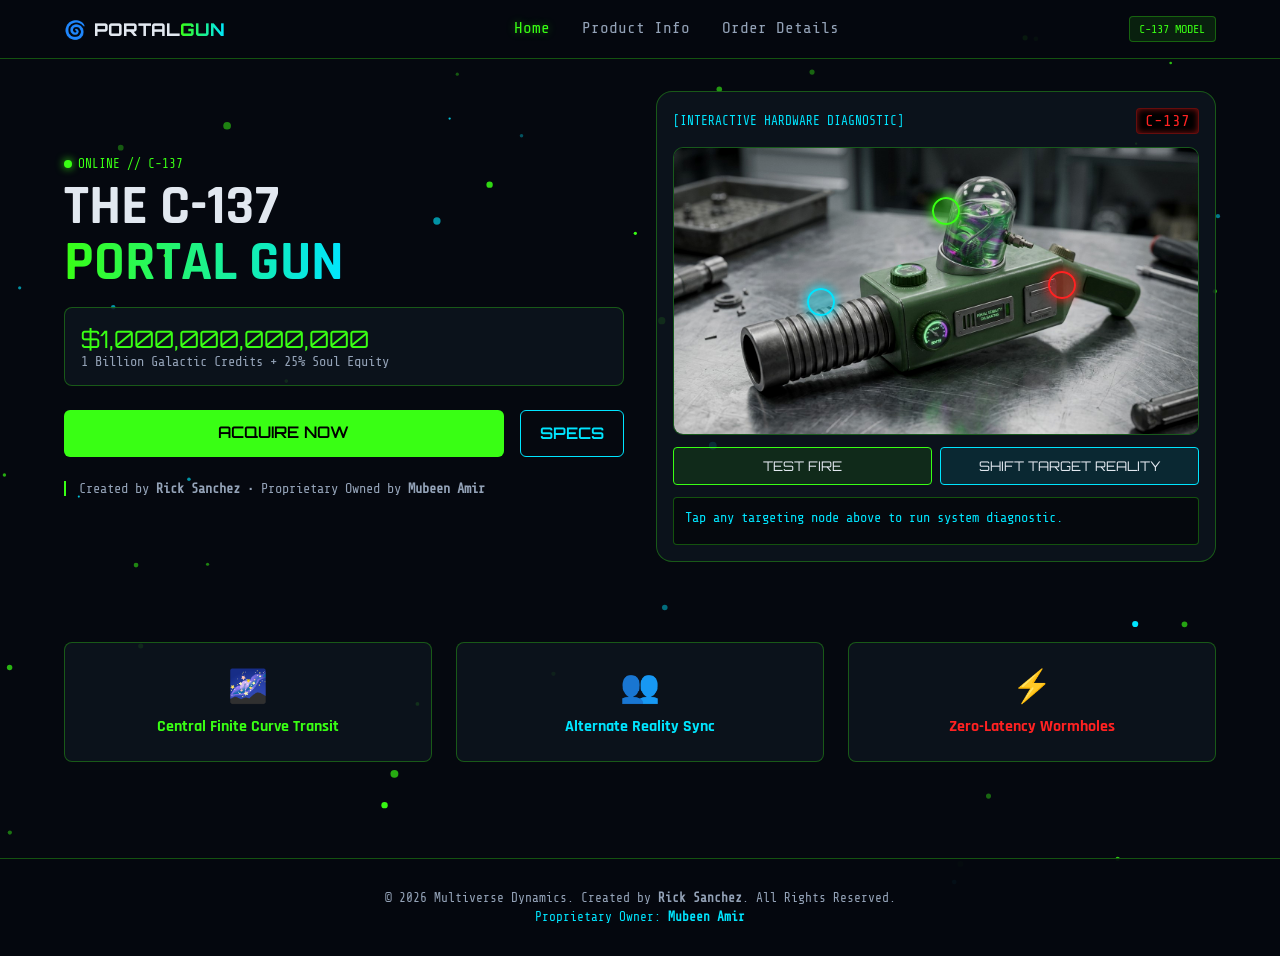
<file: html/index.html>
<!DOCTYPE html>
<html lang="en">
<head>
    <meta charset="UTF-8">
    <meta name="viewport" content="width=device-width, initial-scale=1.0">
    <title>C-137 Portal Gun | Home</title>
    <link rel="stylesheet" href="../css/style.css">
    <link rel="preconnect" href="https://fonts.googleapis.com">
    <link rel="preconnect" href="https://fonts.gstatic.com" crossorigin>
    <link href="https://fonts.googleapis.com/css2?family=Orbitron:wght@400;600;800;900&family=Rajdhani:wght@400;500;600;700&family=Share+Tech+Mono&display=swap" rel="stylesheet">
</head>
<body>
    <!-- BACKGROUND CANVAS -->
    <canvas id="portal-canvas" aria-hidden="true"></canvas>

    <!-- NAVIGATION -->
    <header class="navbar">
        <a href="index.html" class="logo" aria-label="Portal Gun Home">
            <span role="img" aria-label="Portal Icon">🌀</span>
            <span>PORTAL<mark class="highlight">GUN</mark></span>
        </a>
        <nav aria-label="Main Navigation">
            <ul class="nav-links">
                <li><a href="index.html" class="active" aria-current="page">Home</a></li>
                <li><a href="product.html">Product Info</a></li>
                <li><a href="order.html">Order Details</a></li>
            </ul>
        </nav>
        <aside class="header-badge">C-137 MODEL</aside>
    </header>

    <main>
        <!-- HERO HUD INTERACTION SECTION -->
        <section class="hero" aria-labelledby="hero-heading" style="padding: 2rem 5%; min-height: auto;">
            <!-- LEFT COLUMN: MINIMAL QUICK ACTION HEADLINE -->
            <article class="hero-intro">
                <p class="status-pill"><span class="pulse-dot" aria-hidden="true"></span> ONLINE // C-137</p>
                <h1 id="hero-heading" style="font-size: 3.5rem; line-height: 1; margin-bottom: 1rem;">
                    THE C-137<br><span class="gradient-text">PORTAL GUN</span>
                </h1>

                <section class="price-container" style="margin-bottom: 1.5rem;">
                    <p class="price-tag">$1,000,000,000,000</p>
                    <p class="price-alt">1 Billion Galactic Credits + 25% Soul Equity</p>
                </section>

                <nav style="display: flex; gap: 1rem; margin-bottom: 1.5rem;">
                    <a href="order.html" class="btn btn-primary" style="flex: 1; text-align: center; text-decoration: none;">ACQUIRE NOW</a>
                    <a href="product.html" class="btn btn-secondary" style="text-align: center; text-decoration: none;">SPECS</a>
                </nav>

                <aside class="ownership-banner">
                    Created by <strong>Rick Sanchez</strong> &bull; Proprietary Owned by <strong>Mubeen Amir</strong>
                </aside>
            </article>

            <!-- RIGHT COLUMN: INTERACTIVE VISUAL IMAGE TARGETING TERMINAL -->
            <figure class="device-card" style="position: relative; border-radius: 16px; padding: 1rem; background: var(--bg-card); border: 1px solid var(--border-color);">
                <figcaption class="display-header" style="margin-bottom: 0.8rem; display: flex; justify-content: space-between; align-items: center;">
                    <span style="font-family: var(--font-mono); font-size: 0.8rem; color: var(--neon-cyan);">[INTERACTIVE HARDWARE DIAGNOSTIC]</span>
                    <output class="led-screen" id="digital-readout">C-137</output>
                </figcaption>

                <!-- IMAGE CANVAS CONTAINER WITH FALLBACK BLUEPRINT -->
                <div style="display: block; position: relative; border-radius: 10px; overflow: hidden; border: 1px solid rgba(57, 255, 20, 0.3); background: #0a1120; min-height: 260px;">
                    
                    <!-- MAIN PORTAL GUN IMAGE -->
                    <img src="../portalgun.jpg" 
                         alt="C-137 Portal Gun hardware breakdown" 
                         style="width: 100%; height: 100%; display: block; object-fit: cover; filter: brightness(0.95) contrast(1.1);"
                         onerror="this.style.display='none'; document.getElementById('svg-fallback').style.display='block';">

                    <!-- FALLBACK SVG DIAGRAM -->
                    <svg id="svg-fallback" viewBox="0 0 500 320" class="portal-gun-svg" style="display: none; width: 100%; height: auto; padding: 1rem;">
                        <rect x="0" y="0" width="500" height="320" fill="#080e1a"/>
                        <rect x="180" y="130" width="220" height="90" rx="15" fill="#1e293b" stroke="#39ff14" stroke-width="2"/>
                        <path d="M 270 220 L 250 300 L 290 300 L 310 220 Z" fill="#0f172a" stroke="#00e5ff" stroke-width="2"/>
                        <rect x="240" y="35" width="50" height="95" rx="8" fill="rgba(57, 255, 20, 0.25)" stroke="#39ff14" stroke-width="2"/>
                        <circle cx="140" cy="175" r="25" fill="rgba(255, 34, 34, 0.8)" stroke="#ff2222" stroke-width="2"/>
                        <path d="M 0 80 H 500 M 0 160 H 500 M 0 240 H 500" stroke="rgba(0,229,255,0.1)" stroke-width="1"/>
                        <text x="50%" y="90%" fill="#00e5ff" font-family="Share Tech Mono" font-size="14" text-anchor="middle">[SYSTEM BLUEPRINT ACTIVE - ADD portalgun.jpg]</text>
                    </svg>

                    <!-- TARGET RETICLE 1: FLUID CONTAINER (TOP) -->
                    <button type="button" class="hotspot" data-info="[FLUID CANISTER] Holds 100mL dark-matter quantum liquid matrix." 
                            aria-label="Target Fluid Canister"
                            style="position: absolute; top: 22%; left: 52%; width: 28px; height: 28px; border-radius: 50%; border: 2px solid var(--neon-green); background: rgba(57,255,20,0.35); cursor: pointer; box-shadow: 0 0 12px var(--neon-green); transform: translate(-50%, -50%); z-index: 10;">
                    </button>

                    <!-- TARGET RETICLE 2: RED C-137 DISPLAY (RIGHT REAR) -->
                    <button type="button" class="hotspot" data-info="[DIMENSION DISPENSER] LCD readout synced to universal GPS coordinates." 
                            aria-label="Target Dimension Display"
                            style="position: absolute; top: 48%; left: 74%; width: 28px; height: 28px; border-radius: 50%; border: 2px solid var(--neon-red); background: rgba(255,34,34,0.35); cursor: pointer; box-shadow: 0 0 12px var(--neon-red); transform: translate(-50%, -50%); z-index: 10;">
                    </button>

                    <!-- TARGET RETICLE 3: EMITTER MUZZLE (FRONT LEFT) -->
                    <button type="button" class="hotspot" data-info="[WORMHOLE EMITTER] Concentric particle emitter for portal ignition." 
                            aria-label="Target Wormhole Emitter"
                            style="position: absolute; top: 54%; left: 28%; width: 28px; height: 28px; border-radius: 50%; border: 2px solid var(--neon-cyan); background: rgba(0,229,255,0.35); cursor: pointer; box-shadow: 0 0 12px var(--neon-cyan); transform: translate(-50%, -50%); z-index: 10;">
                    </button>
                </div>

                <!-- DYNAMIC CONTROLS -->
                <div class="display-controls" style="margin-top: 0.8rem; display: flex; gap: 0.5rem;">
                    <button id="btn-fire" type="button" class="control-btn" style="flex: 1; padding: 0.6rem; background: rgba(57,255,20,0.1); border: 1px solid var(--neon-green); color: var(--text-main); cursor: pointer; border-radius: 4px; font-family: var(--font-heading);">TEST FIRE</button>
                    <button id="btn-dial" type="button" class="control-btn" style="flex: 1; padding: 0.6rem; background: rgba(0,229,255,0.1); border: 1px solid var(--neon-cyan); color: var(--text-main); cursor: pointer; border-radius: 4px; font-family: var(--font-heading);">SHIFT TARGET REALITY</button>
                </div>

                <!-- DIAGNOSTIC OUTPUT FEED -->
                <output id="hotspot-info-box" class="info-tooltip" style="display: block; margin-top: 0.8rem; font-size: 0.85rem; padding: 0.7rem; background: rgba(0,0,0,0.5); border: 1px solid var(--border-color); border-radius: 4px; color: var(--neon-cyan); font-family: var(--font-mono); min-height: 48px;">
                    Tap any targeting node above to run system diagnostic.
                </output>
            </figure>
        </section>

        <!-- VISUAL HARDWARE HIGHLIGHTS -->
        <section class="features-section" style="padding: 3rem 5%;">
            <ul class="features-grid" style="list-style: none; display: grid; grid-template-columns: repeat(auto-fit, minmax(250px, 1fr)); gap: 1.5rem;">
                <li>
                    <article class="feature-card" style="padding: 1.5rem; text-align: center; background: var(--bg-card); border: 1px solid var(--border-color); border-radius: 8px;">
                        <p style="font-size: 2rem; margin-bottom: 0.5rem;">🌌</p>
                        <h3 style="font-size: 1rem; color: var(--neon-green);">Central Finite Curve Transit</h3>
                    </article>
                </li>
                <li>
                    <article class="feature-card" style="padding: 1.5rem; text-align: center; background: var(--bg-card); border: 1px solid var(--border-color); border-radius: 8px;">
                        <p style="font-size: 2rem; margin-bottom: 0.5rem;">👥</p>
                        <h3 style="font-size: 1rem; color: var(--neon-cyan);">Alternate Reality Sync</h3>
                    </article>
                </li>
                <li>
                    <article class="feature-card" style="padding: 1.5rem; text-align: center; background: var(--bg-card); border: 1px solid var(--border-color); border-radius: 8px;">
                        <p style="font-size: 2rem; margin-bottom: 0.5rem;">⚡</p>
                        <h3 style="font-size: 1rem; color: var(--neon-red);">Zero-Latency Wormholes</h3>
                    </article>
                </li>
            </ul>
        </section>
    </main>

    <!-- FOOTER -->
    <footer>
        <p>&copy; 2026 Multiverse Dynamics. Created by <strong>Rick Sanchez</strong>. All Rights Reserved.</p>
        <p class="ownership">Proprietary Owner: <strong>Mubeen Amir</strong></p>
    </footer>

    <script src="../js/script.js"></script>
</body>
</html>
</file>
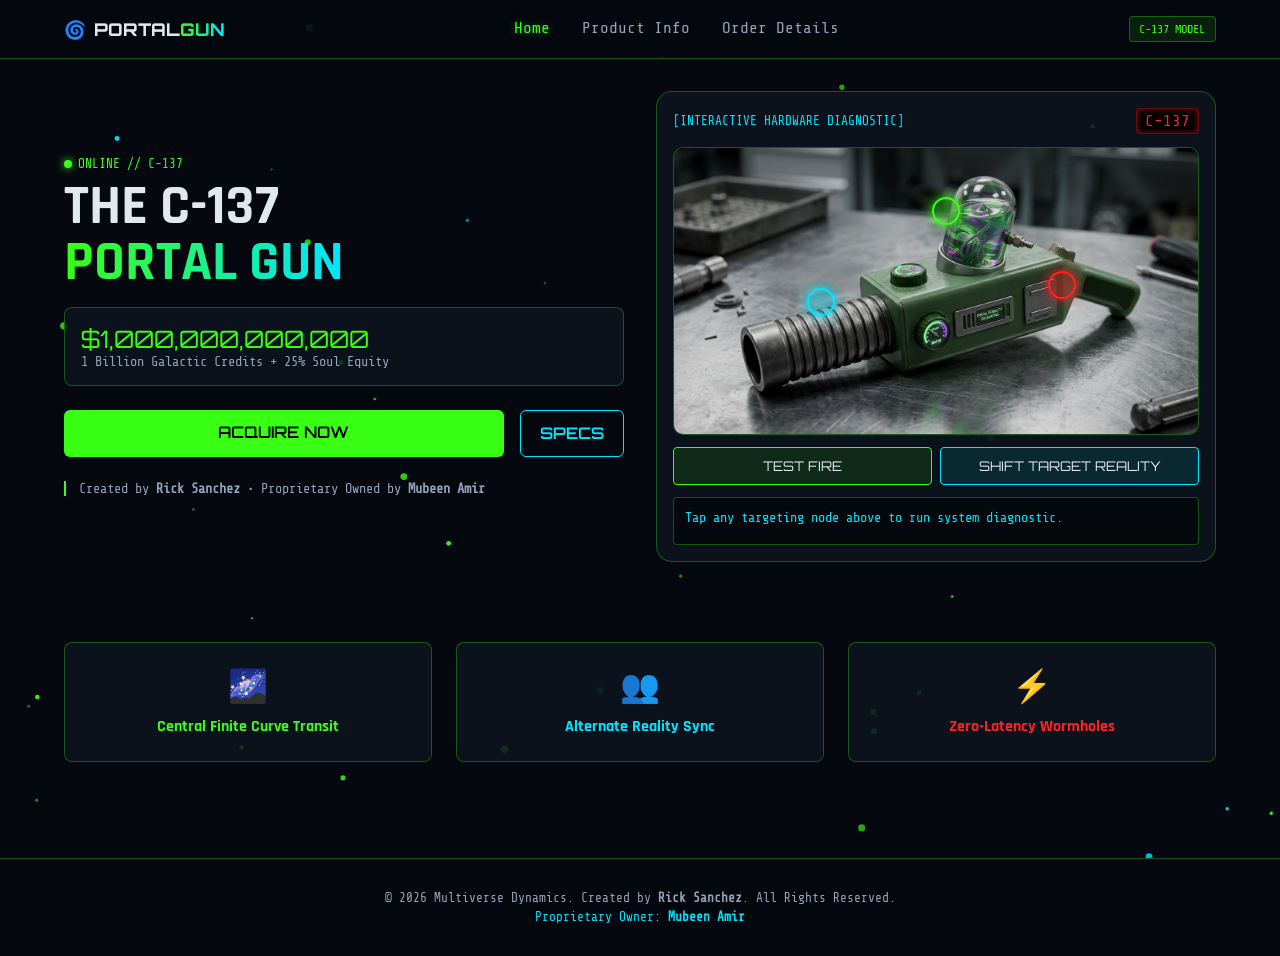
<file: vercel/index.html>
<!DOCTYPE html>
<html lang="en">
<head>
    <meta charset="UTF-8">
    <meta name="viewport" content="width=device-width, initial-scale=1.0">
    <title>C-137 Portal Gun | Home</title>
    <link rel="stylesheet" href="style.css">
    <link rel="preconnect" href="https://fonts.googleapis.com">
    <link rel="preconnect" href="https://fonts.gstatic.com" crossorigin>
    <link href="https://fonts.googleapis.com/css2?family=Orbitron:wght@400;600;800;900&family=Rajdhani:wght@400;500;600;700&family=Share+Tech+Mono&display=swap" rel="stylesheet">
</head>
<body>
    <!-- BACKGROUND CANVAS -->
    <canvas id="portal-canvas" aria-hidden="true"></canvas>

    <!-- NAVIGATION -->
    <header class="navbar">
        <a href="index.html" class="logo" aria-label="Portal Gun Home">
            <span role="img" aria-label="Portal Icon">🌀</span>
            <span>PORTAL<mark class="highlight">GUN</mark></span>
        </a>
        <nav aria-label="Main Navigation">
            <ul class="nav-links">
                <li><a href="index.html" class="active" aria-current="page">Home</a></li>
                <li><a href="product.html">Product Info</a></li>
                <li><a href="order.html">Order Details</a></li>
            </ul>
        </nav>
        <aside class="header-badge">C-137 MODEL</aside>
    </header>

    <main>
        <!-- HERO HUD INTERACTION SECTION -->
        <section class="hero" aria-labelledby="hero-heading" style="padding: 2rem 5%; min-height: auto;">
            <!-- LEFT COLUMN: MINIMAL QUICK ACTION HEADLINE -->
            <article class="hero-intro">
                <p class="status-pill"><span class="pulse-dot" aria-hidden="true"></span> ONLINE // C-137</p>
                <h1 id="hero-heading" style="font-size: 3.5rem; line-height: 1; margin-bottom: 1rem;">
                    THE C-137<br><span class="gradient-text">PORTAL GUN</span>
                </h1>

                <section class="price-container" style="margin-bottom: 1.5rem;">
                    <p class="price-tag">$1,000,000,000,000</p>
                    <p class="price-alt">1 Billion Galactic Credits + 25% Soul Equity</p>
                </section>

                <nav style="display: flex; gap: 1rem; margin-bottom: 1.5rem;">
                    <a href="order.html" class="btn btn-primary" style="flex: 1; text-align: center; text-decoration: none;">ACQUIRE NOW</a>
                    <a href="product.html" class="btn btn-secondary" style="text-align: center; text-decoration: none;">SPECS</a>
                </nav>

                <aside class="ownership-banner">
                    Created by <strong>Rick Sanchez</strong> &bull; Proprietary Owned by <strong>Mubeen Amir</strong>
                </aside>
            </article>

            <!-- RIGHT COLUMN: INTERACTIVE VISUAL IMAGE TARGETING TERMINAL -->
            <figure class="device-card" style="position: relative; border-radius: 16px; padding: 1rem; background: var(--bg-card); border: 1px solid var(--border-color);">
                <figcaption class="display-header" style="margin-bottom: 0.8rem; display: flex; justify-content: space-between; align-items: center;">
                    <span style="font-family: var(--font-mono); font-size: 0.8rem; color: var(--neon-cyan);">[INTERACTIVE HARDWARE DIAGNOSTIC]</span>
                    <output class="led-screen" id="digital-readout">C-137</output>
                </figcaption>

                <!-- IMAGE CANVAS CONTAINER WITH FALLBACK BLUEPRINT -->
                <div style="display: block; position: relative; border-radius: 10px; overflow: hidden; border: 1px solid rgba(57, 255, 20, 0.3); background: #0a1120; min-height: 260px;">
                    
                    <!-- MAIN PORTAL GUN IMAGE -->
                    <img src="../portalgun.jpg" 
                         alt="C-137 Portal Gun hardware breakdown" 
                         style="width: 100%; height: 100%; display: block; object-fit: cover; filter: brightness(0.95) contrast(1.1);"
                         onerror="this.style.display='none'; document.getElementById('svg-fallback').style.display='block';">

                    <!-- FALLBACK SVG DIAGRAM -->
                    <svg id="svg-fallback" viewBox="0 0 500 320" class="portal-gun-svg" style="display: none; width: 100%; height: auto; padding: 1rem;">
                        <rect x="0" y="0" width="500" height="320" fill="#080e1a"/>
                        <rect x="180" y="130" width="220" height="90" rx="15" fill="#1e293b" stroke="#39ff14" stroke-width="2"/>
                        <path d="M 270 220 L 250 300 L 290 300 L 310 220 Z" fill="#0f172a" stroke="#00e5ff" stroke-width="2"/>
                        <rect x="240" y="35" width="50" height="95" rx="8" fill="rgba(57, 255, 20, 0.25)" stroke="#39ff14" stroke-width="2"/>
                        <circle cx="140" cy="175" r="25" fill="rgba(255, 34, 34, 0.8)" stroke="#ff2222" stroke-width="2"/>
                        <path d="M 0 80 H 500 M 0 160 H 500 M 0 240 H 500" stroke="rgba(0,229,255,0.1)" stroke-width="1"/>
                        <text x="50%" y="90%" fill="#00e5ff" font-family="Share Tech Mono" font-size="14" text-anchor="middle">[SYSTEM BLUEPRINT ACTIVE - ADD portalgun.jpg]</text>
                    </svg>

                    <!-- TARGET RETICLE 1: FLUID CONTAINER (TOP) -->
                    <button type="button" class="hotspot" data-info="[FLUID CANISTER] Holds 100mL dark-matter quantum liquid matrix." 
                            aria-label="Target Fluid Canister"
                            style="position: absolute; top: 22%; left: 52%; width: 28px; height: 28px; border-radius: 50%; border: 2px solid var(--neon-green); background: rgba(57,255,20,0.35); cursor: pointer; box-shadow: 0 0 12px var(--neon-green); transform: translate(-50%, -50%); z-index: 10;">
                    </button>

                    <!-- TARGET RETICLE 2: RED C-137 DISPLAY (RIGHT REAR) -->
                    <button type="button" class="hotspot" data-info="[DIMENSION DISPENSER] LCD readout synced to universal GPS coordinates." 
                            aria-label="Target Dimension Display"
                            style="position: absolute; top: 48%; left: 74%; width: 28px; height: 28px; border-radius: 50%; border: 2px solid var(--neon-red); background: rgba(255,34,34,0.35); cursor: pointer; box-shadow: 0 0 12px var(--neon-red); transform: translate(-50%, -50%); z-index: 10;">
                    </button>

                    <!-- TARGET RETICLE 3: EMITTER MUZZLE (FRONT LEFT) -->
                    <button type="button" class="hotspot" data-info="[WORMHOLE EMITTER] Concentric particle emitter for portal ignition." 
                            aria-label="Target Wormhole Emitter"
                            style="position: absolute; top: 54%; left: 28%; width: 28px; height: 28px; border-radius: 50%; border: 2px solid var(--neon-cyan); background: rgba(0,229,255,0.35); cursor: pointer; box-shadow: 0 0 12px var(--neon-cyan); transform: translate(-50%, -50%); z-index: 10;">
                    </button>
                </div>

                <!-- DYNAMIC CONTROLS -->
                <div class="display-controls" style="margin-top: 0.8rem; display: flex; gap: 0.5rem;">
                    <button id="btn-fire" type="button" class="control-btn" style="flex: 1; padding: 0.6rem; background: rgba(57,255,20,0.1); border: 1px solid var(--neon-green); color: var(--text-main); cursor: pointer; border-radius: 4px; font-family: var(--font-heading);">TEST FIRE</button>
                    <button id="btn-dial" type="button" class="control-btn" style="flex: 1; padding: 0.6rem; background: rgba(0,229,255,0.1); border: 1px solid var(--neon-cyan); color: var(--text-main); cursor: pointer; border-radius: 4px; font-family: var(--font-heading);">SHIFT TARGET REALITY</button>
                </div>

                <!-- DIAGNOSTIC OUTPUT FEED -->
                <output id="hotspot-info-box" class="info-tooltip" style="display: block; margin-top: 0.8rem; font-size: 0.85rem; padding: 0.7rem; background: rgba(0,0,0,0.5); border: 1px solid var(--border-color); border-radius: 4px; color: var(--neon-cyan); font-family: var(--font-mono); min-height: 48px;">
                    Tap any targeting node above to run system diagnostic.
                </output>
            </figure>
        </section>

        <!-- VISUAL HARDWARE HIGHLIGHTS -->
        <section class="features-section" style="padding: 3rem 5%;">
            <ul class="features-grid" style="list-style: none; display: grid; grid-template-columns: repeat(auto-fit, minmax(250px, 1fr)); gap: 1.5rem;">
                <li>
                    <article class="feature-card" style="padding: 1.5rem; text-align: center; background: var(--bg-card); border: 1px solid var(--border-color); border-radius: 8px;">
                        <p style="font-size: 2rem; margin-bottom: 0.5rem;">🌌</p>
                        <h3 style="font-size: 1rem; color: var(--neon-green);">Central Finite Curve Transit</h3>
                    </article>
                </li>
                <li>
                    <article class="feature-card" style="padding: 1.5rem; text-align: center; background: var(--bg-card); border: 1px solid var(--border-color); border-radius: 8px;">
                        <p style="font-size: 2rem; margin-bottom: 0.5rem;">👥</p>
                        <h3 style="font-size: 1rem; color: var(--neon-cyan);">Alternate Reality Sync</h3>
                    </article>
                </li>
                <li>
                    <article class="feature-card" style="padding: 1.5rem; text-align: center; background: var(--bg-card); border: 1px solid var(--border-color); border-radius: 8px;">
                        <p style="font-size: 2rem; margin-bottom: 0.5rem;">⚡</p>
                        <h3 style="font-size: 1rem; color: var(--neon-red);">Zero-Latency Wormholes</h3>
                    </article>
                </li>
            </ul>
        </section>
    </main>

    <!-- FOOTER -->
    <footer>
        <p>&copy; 2026 Multiverse Dynamics. Created by <strong>Rick Sanchez</strong>. All Rights Reserved.</p>
        <p class="ownership">Proprietary Owner: <strong>Mubeen Amir</strong></p>
    </footer>

    <script src="../js/script.js"></script>
</body>
</html>
</file>
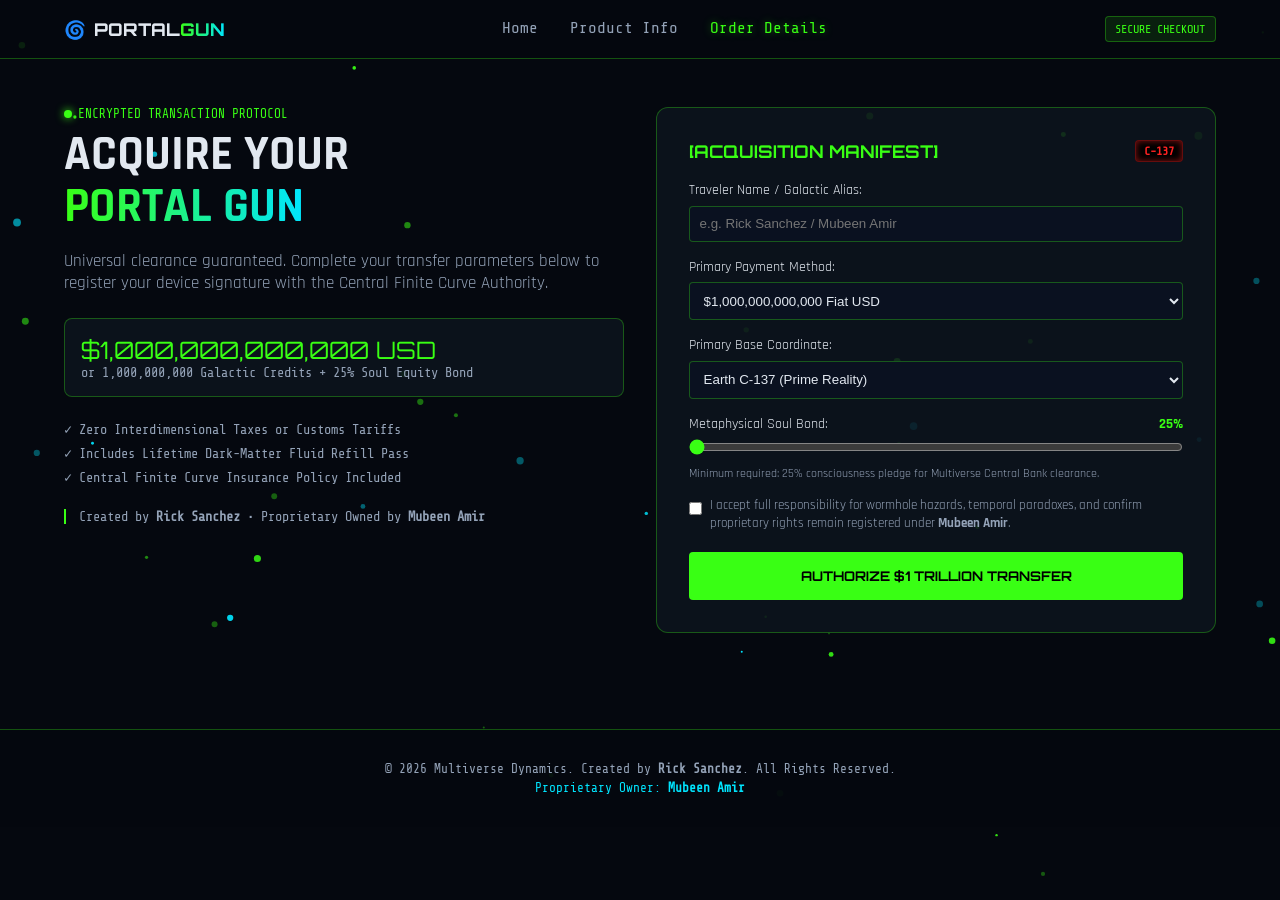
<file: html/order.html>
<!DOCTYPE html>
<html lang="en">
<head>
    <meta charset="UTF-8">
    <meta name="viewport" content="width=device-width, initial-scale=1.0">
    <title>C-137 Portal Gun | Order Details</title>
    <link rel="stylesheet" href="../css/style.css">
    <link rel="preconnect" href="https://fonts.googleapis.com">
    <link rel="preconnect" href="https://fonts.gstatic.com" crossorigin>
    <link href="https://fonts.googleapis.com/css2?family=Orbitron:wght@400;600;800;900&family=Rajdhani:wght@400;500;600;700&family=Share+Tech+Mono&display=swap" rel="stylesheet">
</head>
<body>
    <!-- BACKGROUND CANVAS -->
    <canvas id="portal-canvas" aria-hidden="true"></canvas>

    <!-- NAVIGATION -->
    <header class="navbar">
        <a href="index.html" class="logo" aria-label="Portal Gun Home">
            <span role="img" aria-label="Portal Icon">🌀</span>
            <span>PORTAL<mark class="highlight">GUN</mark></span>
        </a>
        <nav aria-label="Main Navigation">
            <ul class="nav-links">
                <li><a href="index.html">Home</a></li>
                <li><a href="product.html">Product Info</a></li>
                <li><a href="order.html" class="active" aria-current="page">Order Details</a></li>
            </ul>
        </nav>
        <aside class="header-badge">SECURE CHECKOUT</aside>
    </header>

    <main>
        <!-- ORDER / CHECKOUT SECTION -->
        <section class="order-section" aria-labelledby="order-heading" style="padding: 3rem 5%; display: grid; grid-template-columns: repeat(auto-fit, minmax(300px, 1fr)); gap: 2rem;">
            
            <!-- LEFT COLUMN: TRANSACTION DETAILS & OWNERSHIP -->
            <article class="hero-intro">
                <p class="status-pill"><span class="pulse-dot" aria-hidden="true"></span> ENCRYPTED TRANSACTION PROTOCOL</p>
                <h1 id="order-heading" style="font-size: 3rem; line-height: 1.1; margin-bottom: 1rem;">
                    ACQUIRE YOUR <br><span class="gradient-text">PORTAL GUN</span>
                </h1>
                <p style="color: var(--text-muted); margin-bottom: 1.5rem; font-size: 1.05rem;">
                    Universal clearance guaranteed. Complete your transfer parameters below to register your device signature with the Central Finite Curve Authority.
                </p>

                <!-- PRICING SUMMARY CARD -->
                <section class="price-container" style="margin-bottom: 1.5rem;">
                    <p class="price-tag">$1,000,000,000,000 USD</p>
                    <p class="price-alt">or 1,000,000,000 Galactic Credits + 25% Soul Equity Bond</p>
                </section>

                <ul style="list-style: none; font-family: var(--font-mono); font-size: 0.85rem; color: var(--text-muted); display: flex; flex-direction: column; gap: 0.5rem; margin-bottom: 1.5rem;">
                    <li>✓ Zero Interdimensional Taxes or Customs Tariffs</li>
                    <li>✓ Includes Lifetime Dark-Matter Fluid Refill Pass</li>
                    <li>✓ Central Finite Curve Insurance Policy Included</li>
                </ul>

                <aside class="ownership-banner">
                    Created by <strong>Rick Sanchez</strong> &bull; Proprietary Owned by <strong>Mubeen Amir</strong>
                </aside>
            </article>

            <!-- RIGHT COLUMN: INTERACTIVE CHECKOUT TERMINAL -->
            <form id="order-form" class="checkout-form" style="background: var(--bg-card); border: 1px solid var(--border-color); padding: 2rem; border-radius: 12px;">
                <h3 style="margin-bottom: 1.2rem; color: var(--neon-green); font-family: var(--font-heading); font-size: 1.1rem; display: flex; justify-content: space-between; align-items: center;">
                    <span>[ACQUISITION MANIFEST]</span>
                    <output class="led-screen" style="font-size: 0.75rem;">C-137</output>
                </h3>

                <!-- FIELD 1: TRAVELER IDENTIFIER -->
                <div class="form-group" style="margin-bottom: 1rem;">
                    <label for="buyer-name" style="display: block; margin-bottom: 0.4rem; font-size: 0.9rem;">Traveler Name / Galactic Alias:</label>
                    <input type="text" id="buyer-name" required placeholder="e.g. Rick Sanchez / Mubeen Amir" autocomplete="off" style="width: 100%; padding: 0.6rem; background: #0a1120; border: 1px solid var(--border-color); color: var(--text-main); border-radius: 4px;">
                </div>

                <!-- FIELD 2: PAYMENT CURRENCY SELECTOR -->
                <div class="form-group" style="margin-bottom: 1rem;">
                    <label for="currency-select" style="display: block; margin-bottom: 0.4rem; font-size: 0.9rem;">Primary Payment Method:</label>
                    <select id="currency-select" required style="width: 100%; padding: 0.6rem; background: #0a1120; border: 1px solid var(--border-color); color: var(--text-main); border-radius: 4px;">
                        <option value="USD">$1,000,000,000,000 Fiat USD</option>
                        <option value="GALACTIC">1,000,000,000 Galactic Credits</option>
                        <option value="FLURBOS">3,500,000 Blips and Chitz Flurbos</option>
                    </select>
                </div>

                <!-- FIELD 3: TARGET HOME DIMENSION -->
                <div class="form-group" style="margin-bottom: 1rem;">
                    <label for="dimension-select" style="display: block; margin-bottom: 0.4rem; font-size: 0.9rem;">Primary Base Coordinate:</label>
                    <select id="dimension-select" required style="width: 100%; padding: 0.6rem; background: #0a1120; border: 1px solid var(--border-color); color: var(--text-main); border-radius: 4px;">
                        <option value="C-137">Earth C-137 (Prime Reality)</option>
                        <option value="J19-Z7">Dimension J19-Z7 (Galactic Hub)</option>
                        <option value="35-C">Dimension 35-C (Megatree Zone)</option>
                        <option value="CRONENBERG">Cronenberg Earth (Wasteland)</option>
                    </select>
                </div>

                <!-- FIELD 4: INTERACTIVE SOUL EQUITY BOND SLIDER -->
                <div class="form-group" style="margin-bottom: 1rem;">
                    <label for="soul-range" style="display: flex; justify-content: space-between; margin-bottom: 0.4rem; font-size: 0.9rem;">
                        <span>Metaphysical Soul Bond:</span>
                        <output id="soul-val" style="color: var(--neon-green); font-weight: bold;">25%</output>
                    </label>
                    <input type="range" id="soul-range" min="25" max="100" value="25" style="width: 100%; accent-color: var(--neon-green);">
                    <p style="font-size: 0.75rem; color: var(--text-muted); margin-top: 0.3rem;">
                        Minimum required: 25% consciousness pledge for Multiverse Central Bank clearance.
                    </p>
                </div>

                <!-- FIELD 5: TERMS CHECKBOX -->
                <div class="form-group" style="display: flex; align-items: flex-start; gap: 0.5rem; margin-top: 1rem;">
                    <input type="checkbox" id="soul-transfer" required style="width: auto; margin-top: 0.3rem; accent-color: var(--neon-green);">
                    <label for="soul-transfer" style="font-size: 0.8rem; color: var(--text-muted); line-height: 1.4; margin-bottom: 0;">
                        I accept full responsibility for wormhole hazards, temporal paradoxes, and confirm proprietary rights remain registered under <strong>Mubeen Amir</strong>.
                    </label>
                </div>

                <!-- SUBMIT BUTTON -->
                <button type="submit" id="btn-submit-order" class="btn btn-primary" style="width: 100%; margin-top: 1.2rem; padding: 1rem; background: var(--neon-green); color: #000; font-family: var(--font-heading); font-weight: bold; border: none; cursor: pointer; border-radius: 4px;">
                    AUTHORIZE $1 TRILLION TRANSFER
                </button>

                <!-- STATUS OUTPUT FEED -->
                <output id="order-status-feed" style="display: none; margin-top: 1rem; padding: 0.8rem; background: #05080f; border: 1px solid var(--neon-green); color: var(--neon-green); font-size: 0.8rem; border-radius: 6px; line-height: 1.5;">
                </output>
            </form>
        </section>
    </main>

    <!-- FOOTER -->
    <footer>
        <p>&copy; 2026 Multiverse Dynamics. Created by <strong>Rick Sanchez</strong>. All Rights Reserved.</p>
        <p class="ownership">Proprietary Owner: <strong>Mubeen Amir</strong></p>
    </footer>

    <script src="../js/script.js"></script>
    <script>
        // Inline script extension for order page slider & submission feed
        document.addEventListener('DOMContentLoaded', () => {
            const soulRange = document.getElementById('soul-range');
            const soulVal = document.getElementById('soul-val');
            const orderForm = document.getElementById('order-form');
            const statusFeed = document.getElementById('order-status-feed');

            if (soulRange && soulVal) {
                soulRange.addEventListener('input', () => {
                    soulVal.textContent = soulRange.value + '%';
                });
            }

            if (orderForm && statusFeed) {
                orderForm.addEventListener('submit', (e) => {
                    e.preventDefault();
                    const buyer = document.getElementById('buyer-name').value || 'Traveler';
                    const dim = document.getElementById('dimension-select').value;
                    const soul = soulRange ? soulRange.value : '25';

                    statusFeed.style.display = 'block';
                    statusFeed.innerHTML = `
                        <strong style="color: var(--neon-cyan);">[TRANSMISSION SUCCESSFUL]</strong><br>
                        • Traveler: <strong>${buyer}</strong><br>
                        • Base Reality: <strong>${dim}</strong><br>
                        • Soul Bond Locked: <strong>${soul}%</strong><br>
                        • Registry: Proprietary License assigned under <strong>Mubeen Amir</strong>.<br>
                        <span style="color: var(--neon-green); display: block; margin-top: 0.4rem;">Your C-137 Portal Gun will be dispatched via interdimensional wormhole delivery.</span>
                    `;
                });
            }
        });
    </script>
</body>
</html>
</file>
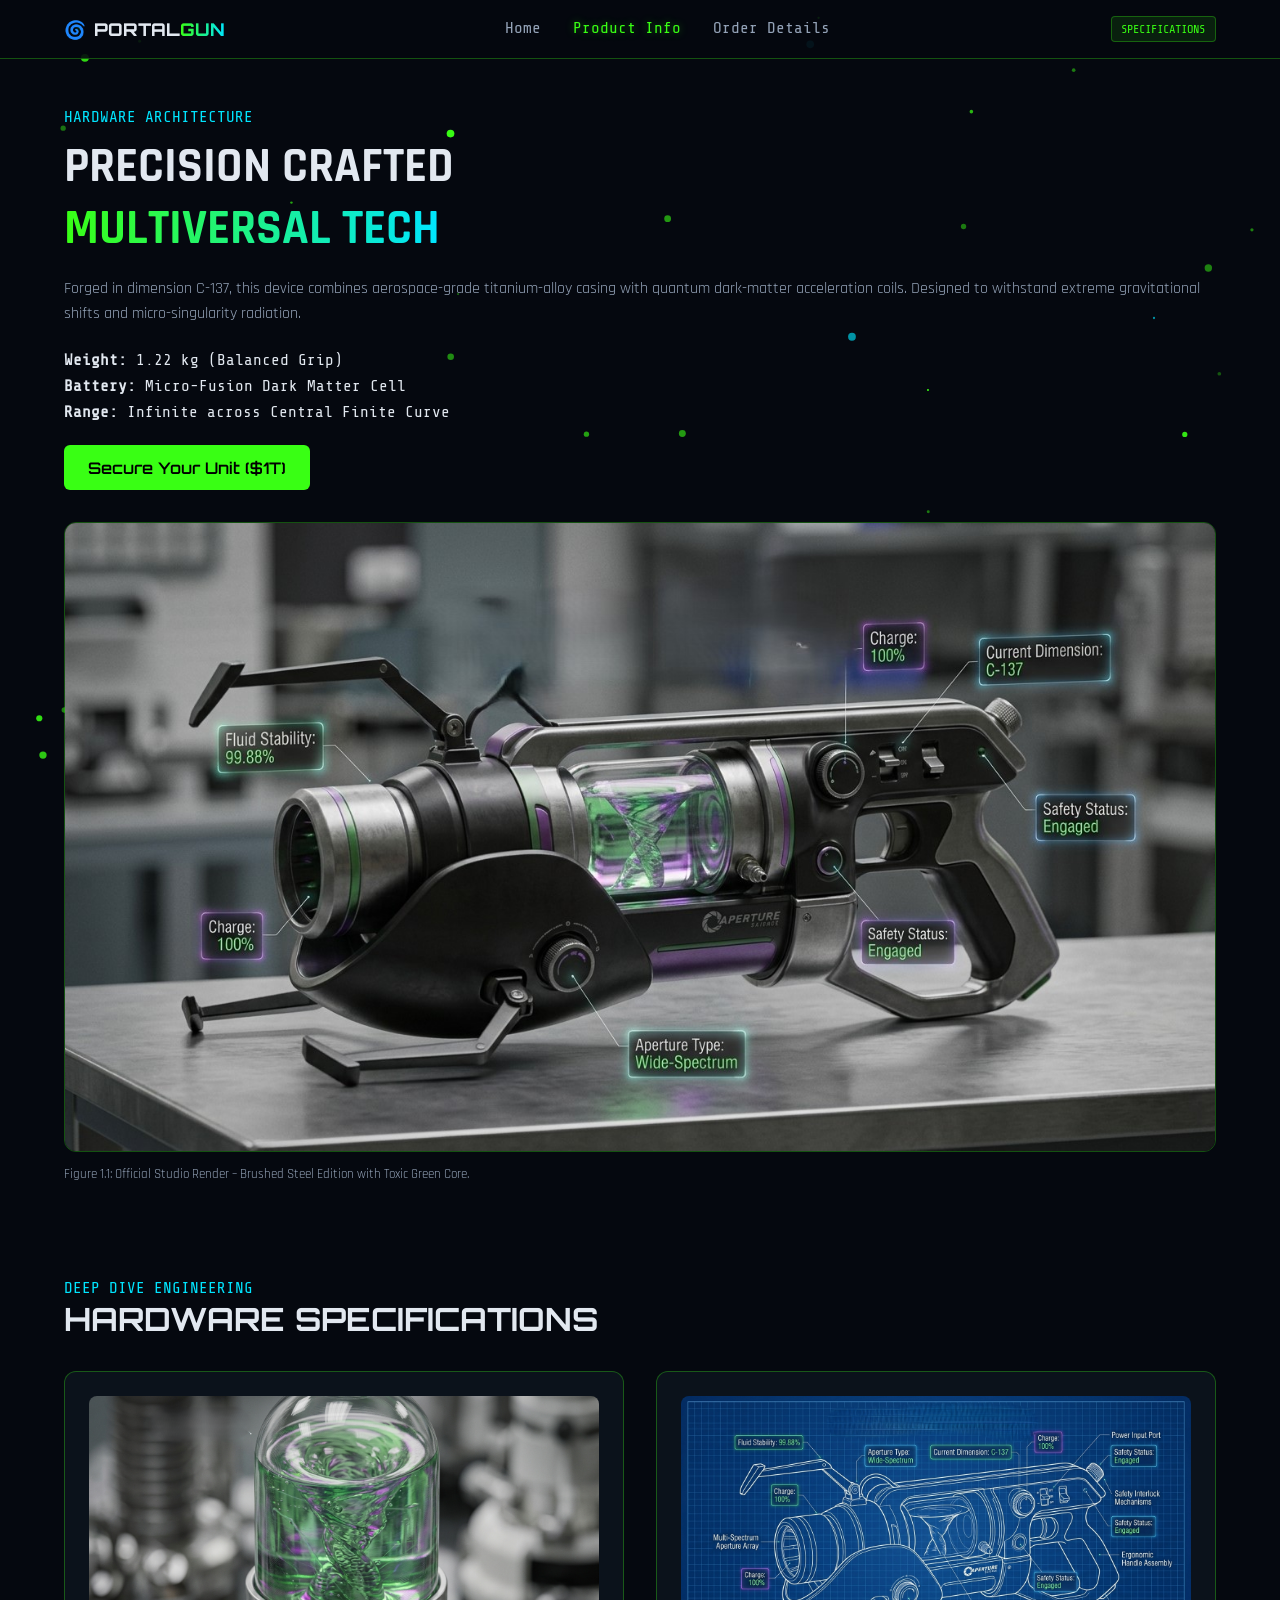
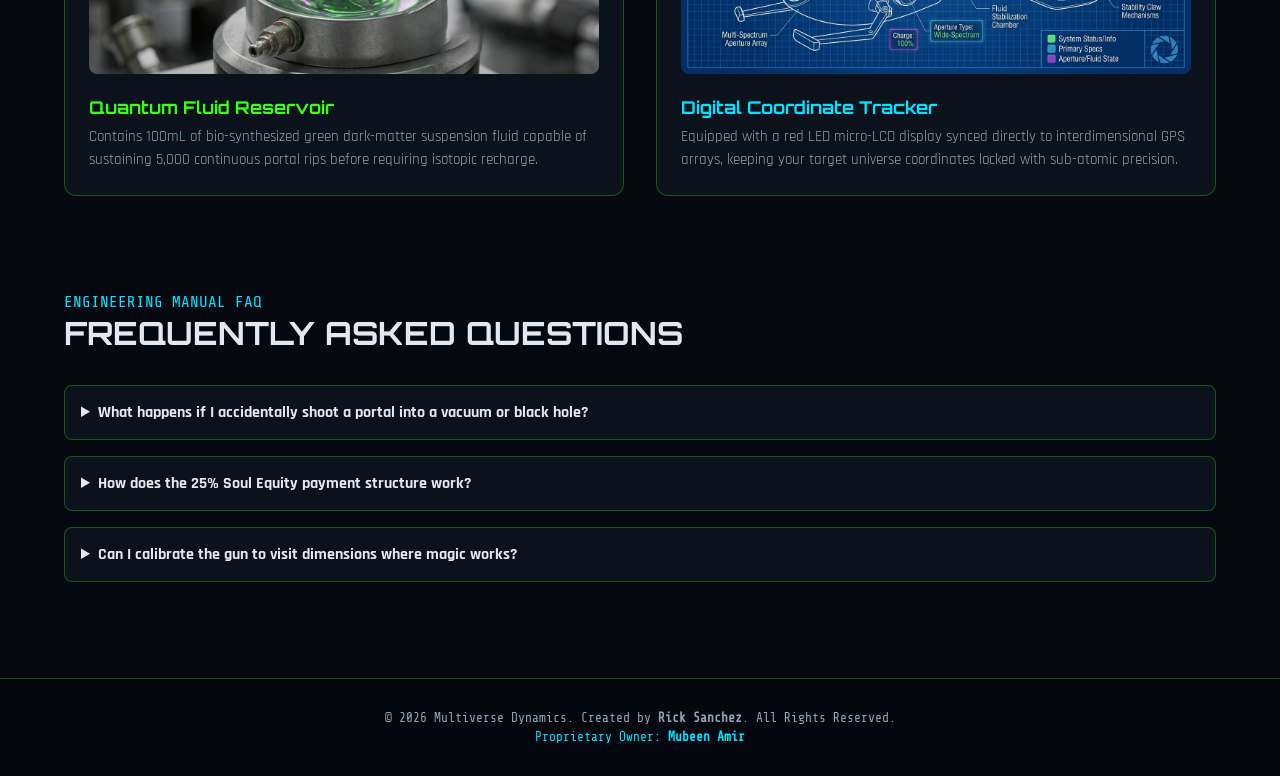
<file: html/product.html>
<!DOCTYPE html>
<html lang="en">
<head>
    <meta charset="UTF-8">
    <meta name="viewport" content="width=device-width, initial-scale=1.0">
    <title>C-137 Portal Gun | Product Specifications</title>
    <link rel="stylesheet" href="../css/style.css">
    <link rel="preconnect" href="https://fonts.googleapis.com">
    <link rel="preconnect" href="https://fonts.gstatic.com" crossorigin>
    <link href="https://fonts.googleapis.com/css2?family=Orbitron:wght@400;600;800;900&family=Rajdhani:wght@400;500;600;700&family=Share+Tech+Mono&display=swap" rel="stylesheet">
</head>
<body>

    <!-- PORTAL CANVAS OVERLAY -->
    <canvas id="portal-canvas" aria-hidden="true"></canvas>

    <!-- HEADER / NAVIGATION -->
    <header class="navbar">
        <a href="index.html" class="logo" aria-label="Portal Gun Home">
            <span class="logo-symbol" role="img" aria-label="Portal Icon">🌀</span>
            <span class="logo-text">PORTAL<mark class="highlight">GUN</mark></span>
        </a>
        
        <nav aria-label="Main Navigation">
            <ul class="nav-links">
                <li><a href="index.html">Home</a></li>
                <li><a href="product.html" class="active" aria-current="page">Product Info</a></li>
                <li><a href="order.html">Order Details</a></li>
            </ul>
        </nav>
        
        <aside class="header-badge" aria-label="Device Model">SPECIFICATIONS</aside>
    </header>

    <main>
        <!-- PRODUCT HERO SHOWCASE -->
        <section class="product-hero" aria-labelledby="product-title" style="padding: 3rem 5%;">
            <article class="product-intro">
                <span class="sub-heading" style="color: var(--neon-cyan); font-family: var(--font-mono);">HARDWARE ARCHITECTURE</span>
                <h1 id="product-title" style="font-size: 3rem; margin: 0.5rem 0 1rem 0;">PRECISION CRAFTED <br><span class="gradient-text">MULTIVERSAL TECH</span></h1>
                <p style="color: var(--text-muted); line-height: 1.6; margin-bottom: 1.5rem;">
                    Forged in dimension C-137, this device combines aerospace-grade titanium-alloy casing with quantum dark-matter acceleration coils. Designed to withstand extreme gravitational shifts and micro-singularity radiation.
                </p>

                <ul class="quick-specs-list" style="list-style: none; font-family: var(--font-mono); margin-bottom: 1.5rem; display: flex; flex-direction: column; gap: 0.5rem;">
                    <li><strong>Weight:</strong> 1.22 kg (Balanced Grip)</li>
                    <li><strong>Battery:</strong> Micro-Fusion Dark Matter Cell</li>
                    <li><strong>Range:</strong> Infinite across Central Finite Curve</li>
                </ul>

                <nav class="cta-group" aria-label="Product Actions">
                    <a href="order.html" class="btn btn-primary" style="text-decoration: none; display: inline-block; padding: 0.8rem 1.5rem;">Secure Your Unit ($1T)</a>
                </nav>
            </article>

            <!-- PRODUCT IMAGE FIGURE WITH LOCAL FILE REFERENCES -->
            <figure class="product-media-figure" style="margin-top: 2rem;">
                <img src="../portal-gun-hero.jpg" alt="High-end studio render of the C-137 Portal Gun featuring brushed steel chassis and green fluid container" class="product-showcase-img" style="width: 100%; border-radius: 12px; border: 1px solid var(--border-color);" onerror="this.src='data:image/svg+xml;utf8,<svg xmlns=\'http://www.w3.org/2000/svg\' viewBox=\'0 0 500 400\'><rect width=\'100%\' height=\'100%\' fill=\'%230f172a\'/><text x=\'50%\' y=\'50%\' fill=\'%2339ff14\' font-family=\'monospace\' font-size=\'16\' text-anchor=\'middle\' dominant-baseline=\'middle\'>[PLACEHOLDER: portal-gun-hero.jpg]</text></svg>';">
                <figcaption style="font-size: 0.8rem; color: var(--text-muted); margin-top: 0.5rem;">Figure 1.1: Official Studio Render – Brushed Steel Edition with Toxic Green Core.</figcaption>
            </figure>
        </section>

        <!-- DETAILED TECHNICAL BREAKDOWN SECTION -->
        <section class="specs-section" aria-labelledby="tech-breakdown-heading" style="padding: 3rem 5%;">
            <header class="section-header" style="margin-bottom: 2rem;">
                <span class="sub-heading" style="color: var(--neon-cyan); font-family: var(--font-mono);">DEEP DIVE ENGINEERING</span>
                <h2 id="tech-breakdown-heading" style="font-family: var(--font-heading); font-size: 2rem;">HARDWARE SPECIFICATIONS</h2>
            </header>

            <div class="specs-grid" style="display: grid; grid-template-columns: repeat(auto-fit, minmax(280px, 1fr)); gap: 2rem;">
                <!-- Spec Card 1 -->
                <article class="spec-card" style="background: var(--bg-card); border: 1px solid var(--border-color); padding: 1.5rem; border-radius: 12px;">
                    <figure class="spec-img-wrapper" style="margin-bottom: 1rem;">
                        <img src="../portal-gun-liquid.png" alt="Close up of quantum liquid cylinder" style="width: 100%; border-radius: 8px;" onerror="this.src='data:image/svg+xml;utf8,<svg xmlns=\'http://www.w3.org/2000/svg\' viewBox=\'0 0 300 200\'><rect width=\'100%\' height=\'100%\' fill=\'%230a1120\'/><text x=\'50%\' y=\'50%\' fill=\'%2339ff14\' font-family=\'monospace\' font-size=\'14\' text-anchor=\'middle\' dominant-baseline=\'middle\'>[portal-gun-liquid.png]</text></svg>';">
                    </figure>
                    <h3 style="font-family: var(--font-heading); font-size: 1.1rem; margin-bottom: 0.5rem; color: var(--neon-green);">Quantum Fluid Reservoir</h3>
                    <p style="color: var(--text-muted); font-size: 0.95rem; line-height: 1.5;">Contains 100mL of bio-synthesized green dark-matter suspension fluid capable of sustaining 5,000 continuous portal rips before requiring isotopic recharge.</p>
                </article>

                <!-- Spec Card 2 -->
                <article class="spec-card" style="background: var(--bg-card); border: 1px solid var(--border-color); padding: 1.5rem; border-radius: 12px;">
                    <figure class="spec-img-wrapper" style="margin-bottom: 1rem;">
                        <img src="../portal-gun-schematic.png" alt="Schematic blueprint view" style="width: 100%; border-radius: 8px;" onerror="this.src='data:image/svg+xml;utf8,<svg xmlns=\'http://www.w3.org/2000/svg\' viewBox=\'0 0 300 200\'><rect width=\'100%\' height=\'100%\' fill=\'%230a1120\'/><text x=\'50%\' y=\'50%\' fill=\'%2300e5ff\' font-family=\'monospace\' font-size=\'14\' text-anchor=\'middle\' dominant-baseline=\'middle\'>[portal-gun-schematic.png]</text></svg>';">
                    </figure>
                    <h3 style="font-family: var(--font-heading); font-size: 1.1rem; margin-bottom: 0.5rem; color: var(--neon-cyan);">Digital Coordinate Tracker</h3>
                    <p style="color: var(--text-muted); font-size: 0.95rem; line-height: 1.5;">Equipped with a red LED micro-LCD display synced directly to interdimensional GPS arrays, keeping your target universe coordinates locked with sub-atomic precision.</p>
                </article>
            </div>
        </section>

        <!-- INTERACTIVE FAQ / DEEP DIVE ACCORDIONS -->
        <section class="faq-section" aria-labelledby="faq-heading" style="padding: 3rem 5%;">
            <header class="section-header" style="margin-bottom: 2rem;">
                <span class="sub-heading" style="color: var(--neon-cyan); font-family: var(--font-mono);">ENGINEERING MANUAL FAQ</span>
                <h2 id="faq-heading" style="font-family: var(--font-heading); font-size: 2rem;">FREQUENTLY ASKED QUESTIONS</h2>
            </header>

            <div class="accordion-group" style="display: flex; flex-direction: column; gap: 1rem;">
                <details class="faq-item" style="background: var(--bg-card); border: 1px solid var(--border-color); padding: 1rem; border-radius: 8px;">
                    <summary style="font-weight: bold; cursor: pointer; color: var(--text-main);">What happens if I accidentally shoot a portal into a vacuum or black hole?</summary>
                    <p style="color: var(--text-muted); margin-top: 0.8rem; font-size: 0.95rem; line-height: 1.5;">The device includes an automatic entropy dampener. If an unstable reality signature is detected, the emitter automatically seals the wormhole within 400 milliseconds to protect user cellular integrity.</p>
                </details>

                <details class="faq-item" style="background: var(--bg-card); border: 1px solid var(--border-color); padding: 1rem; border-radius: 8px;">
                    <summary style="font-weight: bold; cursor: pointer; color: var(--text-main);">How does the 25% Soul Equity payment structure work?</summary>
                    <p style="color: var(--text-muted); margin-top: 0.8rem; font-size: 0.95rem; line-height: 1.5;">Upon completing checkout, your interdimensional biometric signature links a minor metaphysical stake of your consciousness to the Multiverse Central Bank. This guarantees you tax-free travel across all realities without impacting your daily free will.</p>
                </details>

                <details class="faq-item" style="background: var(--bg-card); border: 1px solid var(--border-color); padding: 1rem; border-radius: 8px;">
                    <summary style="font-weight: bold; cursor: pointer; color: var(--text-main);">Can I calibrate the gun to visit dimensions where magic works?</summary>
                    <p style="color: var(--text-muted); margin-top: 0.8rem; font-size: 0.95rem; line-height: 1.5;">Yes. By accessing the hidden firmware menu (pressing the trigger 3 times while holding the coordinate dial), you can toggle metaphysical override protocols.</p>
                </details>
            </div>
        </section>
    </main>

    <!-- FOOTER -->
    <footer>
        <p>&copy; 2026 Multiverse Dynamics. Created by <strong>Rick Sanchez</strong>. All Rights Reserved.</p>
        <p class="ownership">Proprietary Owner: <strong>Mubeen Amir</strong></p>
    </footer>

    <script src="../js/script.js"></script>
</body>
</html>
</file>
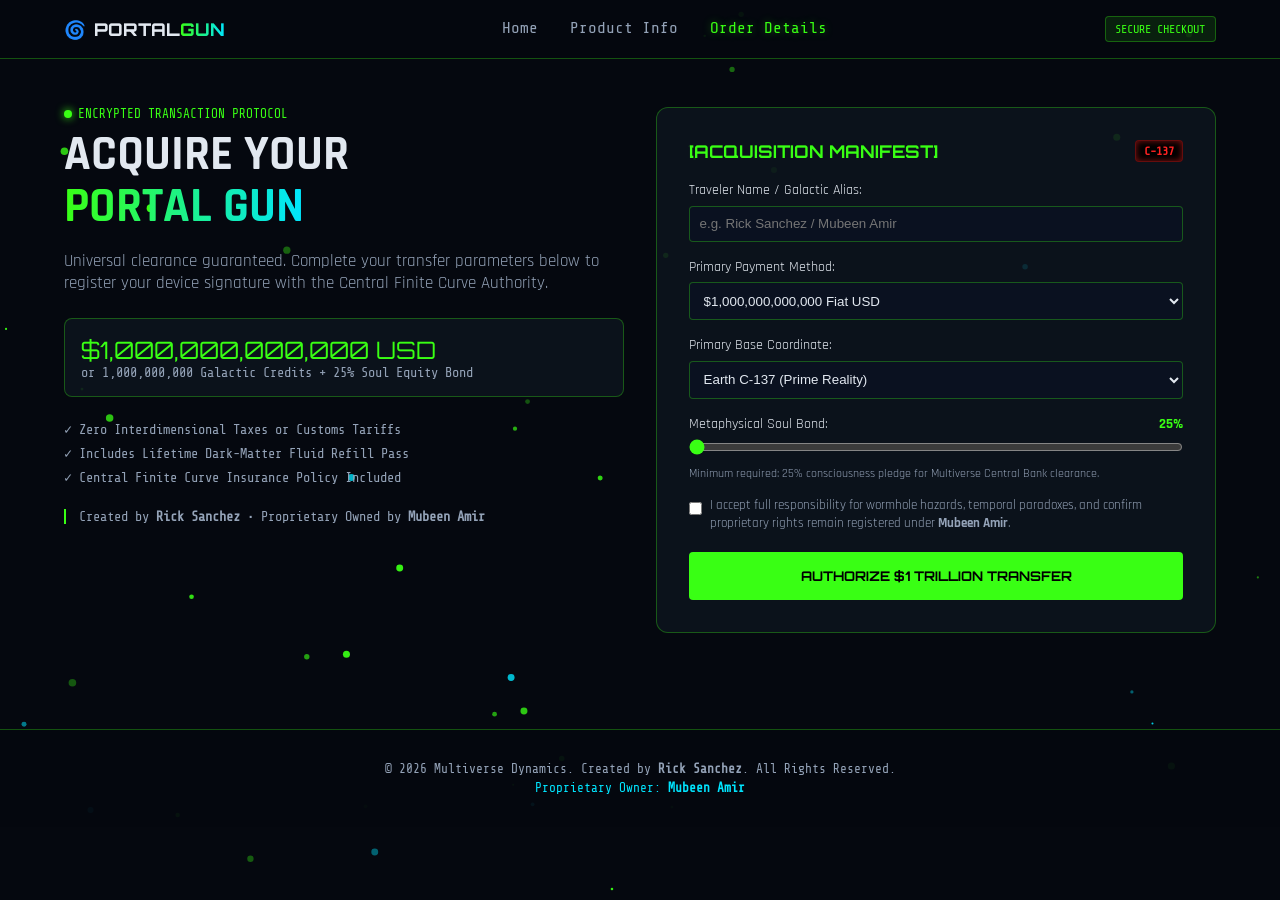
<file: vercel/order.html>
<!DOCTYPE html>
<html lang="en">
<head>
    <meta charset="UTF-8">
    <meta name="viewport" content="width=device-width, initial-scale=1.0">
    <title>C-137 Portal Gun | Order Details</title>
    <link rel="stylesheet" href="style.css">
    <link rel="preconnect" href="https://fonts.googleapis.com">
    <link rel="preconnect" href="https://fonts.gstatic.com" crossorigin>
    <link href="https://fonts.googleapis.com/css2?family=Orbitron:wght@400;600;800;900&family=Rajdhani:wght@400;500;600;700&family=Share+Tech+Mono&display=swap" rel="stylesheet">
</head>
<body>
    <!-- BACKGROUND CANVAS -->
    <canvas id="portal-canvas" aria-hidden="true"></canvas>

    <!-- NAVIGATION -->
    <header class="navbar">
        <a href="index.html" class="logo" aria-label="Portal Gun Home">
            <span role="img" aria-label="Portal Icon">🌀</span>
            <span>PORTAL<mark class="highlight">GUN</mark></span>
        </a>
        <nav aria-label="Main Navigation">
            <ul class="nav-links">
                <li><a href="index.html">Home</a></li>
                <li><a href="product.html">Product Info</a></li>
                <li><a href="order.html" class="active" aria-current="page">Order Details</a></li>
            </ul>
        </nav>
        <aside class="header-badge">SECURE CHECKOUT</aside>
    </header>

    <main>
        <!-- ORDER / CHECKOUT SECTION -->
        <section class="order-section" aria-labelledby="order-heading" style="padding: 3rem 5%; display: grid; grid-template-columns: repeat(auto-fit, minmax(300px, 1fr)); gap: 2rem;">
            
            <!-- LEFT COLUMN: TRANSACTION DETAILS & OWNERSHIP -->
            <article class="hero-intro">
                <p class="status-pill"><span class="pulse-dot" aria-hidden="true"></span> ENCRYPTED TRANSACTION PROTOCOL</p>
                <h1 id="order-heading" style="font-size: 3rem; line-height: 1.1; margin-bottom: 1rem;">
                    ACQUIRE YOUR <br><span class="gradient-text">PORTAL GUN</span>
                </h1>
                <p style="color: var(--text-muted); margin-bottom: 1.5rem; font-size: 1.05rem;">
                    Universal clearance guaranteed. Complete your transfer parameters below to register your device signature with the Central Finite Curve Authority.
                </p>

                <!-- PRICING SUMMARY CARD -->
                <section class="price-container" style="margin-bottom: 1.5rem;">
                    <p class="price-tag">$1,000,000,000,000 USD</p>
                    <p class="price-alt">or 1,000,000,000 Galactic Credits + 25% Soul Equity Bond</p>
                </section>

                <ul style="list-style: none; font-family: var(--font-mono); font-size: 0.85rem; color: var(--text-muted); display: flex; flex-direction: column; gap: 0.5rem; margin-bottom: 1.5rem;">
                    <li>✓ Zero Interdimensional Taxes or Customs Tariffs</li>
                    <li>✓ Includes Lifetime Dark-Matter Fluid Refill Pass</li>
                    <li>✓ Central Finite Curve Insurance Policy Included</li>
                </ul>

                <aside class="ownership-banner">
                    Created by <strong>Rick Sanchez</strong> &bull; Proprietary Owned by <strong>Mubeen Amir</strong>
                </aside>
            </article>

            <!-- RIGHT COLUMN: INTERACTIVE CHECKOUT TERMINAL -->
            <form id="order-form" class="checkout-form" style="background: var(--bg-card); border: 1px solid var(--border-color); padding: 2rem; border-radius: 12px;">
                <h3 style="margin-bottom: 1.2rem; color: var(--neon-green); font-family: var(--font-heading); font-size: 1.1rem; display: flex; justify-content: space-between; align-items: center;">
                    <span>[ACQUISITION MANIFEST]</span>
                    <output class="led-screen" style="font-size: 0.75rem;">C-137</output>
                </h3>

                <!-- FIELD 1: TRAVELER IDENTIFIER -->
                <div class="form-group" style="margin-bottom: 1rem;">
                    <label for="buyer-name" style="display: block; margin-bottom: 0.4rem; font-size: 0.9rem;">Traveler Name / Galactic Alias:</label>
                    <input type="text" id="buyer-name" required placeholder="e.g. Rick Sanchez / Mubeen Amir" autocomplete="off" style="width: 100%; padding: 0.6rem; background: #0a1120; border: 1px solid var(--border-color); color: var(--text-main); border-radius: 4px;">
                </div>

                <!-- FIELD 2: PAYMENT CURRENCY SELECTOR -->
                <div class="form-group" style="margin-bottom: 1rem;">
                    <label for="currency-select" style="display: block; margin-bottom: 0.4rem; font-size: 0.9rem;">Primary Payment Method:</label>
                    <select id="currency-select" required style="width: 100%; padding: 0.6rem; background: #0a1120; border: 1px solid var(--border-color); color: var(--text-main); border-radius: 4px;">
                        <option value="USD">$1,000,000,000,000 Fiat USD</option>
                        <option value="GALACTIC">1,000,000,000 Galactic Credits</option>
                        <option value="FLURBOS">3,500,000 Blips and Chitz Flurbos</option>
                    </select>
                </div>

                <!-- FIELD 3: TARGET HOME DIMENSION -->
                <div class="form-group" style="margin-bottom: 1rem;">
                    <label for="dimension-select" style="display: block; margin-bottom: 0.4rem; font-size: 0.9rem;">Primary Base Coordinate:</label>
                    <select id="dimension-select" required style="width: 100%; padding: 0.6rem; background: #0a1120; border: 1px solid var(--border-color); color: var(--text-main); border-radius: 4px;">
                        <option value="C-137">Earth C-137 (Prime Reality)</option>
                        <option value="J19-Z7">Dimension J19-Z7 (Galactic Hub)</option>
                        <option value="35-C">Dimension 35-C (Megatree Zone)</option>
                        <option value="CRONENBERG">Cronenberg Earth (Wasteland)</option>
                    </select>
                </div>

                <!-- FIELD 4: INTERACTIVE SOUL EQUITY BOND SLIDER -->
                <div class="form-group" style="margin-bottom: 1rem;">
                    <label for="soul-range" style="display: flex; justify-content: space-between; margin-bottom: 0.4rem; font-size: 0.9rem;">
                        <span>Metaphysical Soul Bond:</span>
                        <output id="soul-val" style="color: var(--neon-green); font-weight: bold;">25%</output>
                    </label>
                    <input type="range" id="soul-range" min="25" max="100" value="25" style="width: 100%; accent-color: var(--neon-green);">
                    <p style="font-size: 0.75rem; color: var(--text-muted); margin-top: 0.3rem;">
                        Minimum required: 25% consciousness pledge for Multiverse Central Bank clearance.
                    </p>
                </div>

                <!-- FIELD 5: TERMS CHECKBOX -->
                <div class="form-group" style="display: flex; align-items: flex-start; gap: 0.5rem; margin-top: 1rem;">
                    <input type="checkbox" id="soul-transfer" required style="width: auto; margin-top: 0.3rem; accent-color: var(--neon-green);">
                    <label for="soul-transfer" style="font-size: 0.8rem; color: var(--text-muted); line-height: 1.4; margin-bottom: 0;">
                        I accept full responsibility for wormhole hazards, temporal paradoxes, and confirm proprietary rights remain registered under <strong>Mubeen Amir</strong>.
                    </label>
                </div>

                <!-- SUBMIT BUTTON -->
                <button type="submit" id="btn-submit-order" class="btn btn-primary" style="width: 100%; margin-top: 1.2rem; padding: 1rem; background: var(--neon-green); color: #000; font-family: var(--font-heading); font-weight: bold; border: none; cursor: pointer; border-radius: 4px;">
                    AUTHORIZE $1 TRILLION TRANSFER
                </button>

                <!-- STATUS OUTPUT FEED -->
                <output id="order-status-feed" style="display: none; margin-top: 1rem; padding: 0.8rem; background: #05080f; border: 1px solid var(--neon-green); color: var(--neon-green); font-size: 0.8rem; border-radius: 6px; line-height: 1.5;">
                </output>
            </form>
        </section>
    </main>

    <!-- FOOTER -->
    <footer>
        <p>&copy; 2026 Multiverse Dynamics. Created by <strong>Rick Sanchez</strong>. All Rights Reserved.</p>
        <p class="ownership">Proprietary Owner: <strong>Mubeen Amir</strong></p>
    </footer>

    <script src="../js/script.js"></script>
    <script>
        // Inline script extension for order page slider & submission feed
        document.addEventListener('DOMContentLoaded', () => {
            const soulRange = document.getElementById('soul-range');
            const soulVal = document.getElementById('soul-val');
            const orderForm = document.getElementById('order-form');
            const statusFeed = document.getElementById('order-status-feed');

            if (soulRange && soulVal) {
                soulRange.addEventListener('input', () => {
                    soulVal.textContent = soulRange.value + '%';
                });
            }

            if (orderForm && statusFeed) {
                orderForm.addEventListener('submit', (e) => {
                    e.preventDefault();
                    const buyer = document.getElementById('buyer-name').value || 'Traveler';
                    const dim = document.getElementById('dimension-select').value;
                    const soul = soulRange ? soulRange.value : '25';

                    statusFeed.style.display = 'block';
                    statusFeed.innerHTML = `
                        <strong style="color: var(--neon-cyan);">[TRANSMISSION SUCCESSFUL]</strong><br>
                        • Traveler: <strong>${buyer}</strong><br>
                        • Base Reality: <strong>${dim}</strong><br>
                        • Soul Bond Locked: <strong>${soul}%</strong><br>
                        • Registry: Proprietary License assigned under <strong>Mubeen Amir</strong>.<br>
                        <span style="color: var(--neon-green); display: block; margin-top: 0.4rem;">Your C-137 Portal Gun will be dispatched via interdimensional wormhole delivery.</span>
                    `;
                });
            }
        });
    </script>
</body>
</html>
</file>
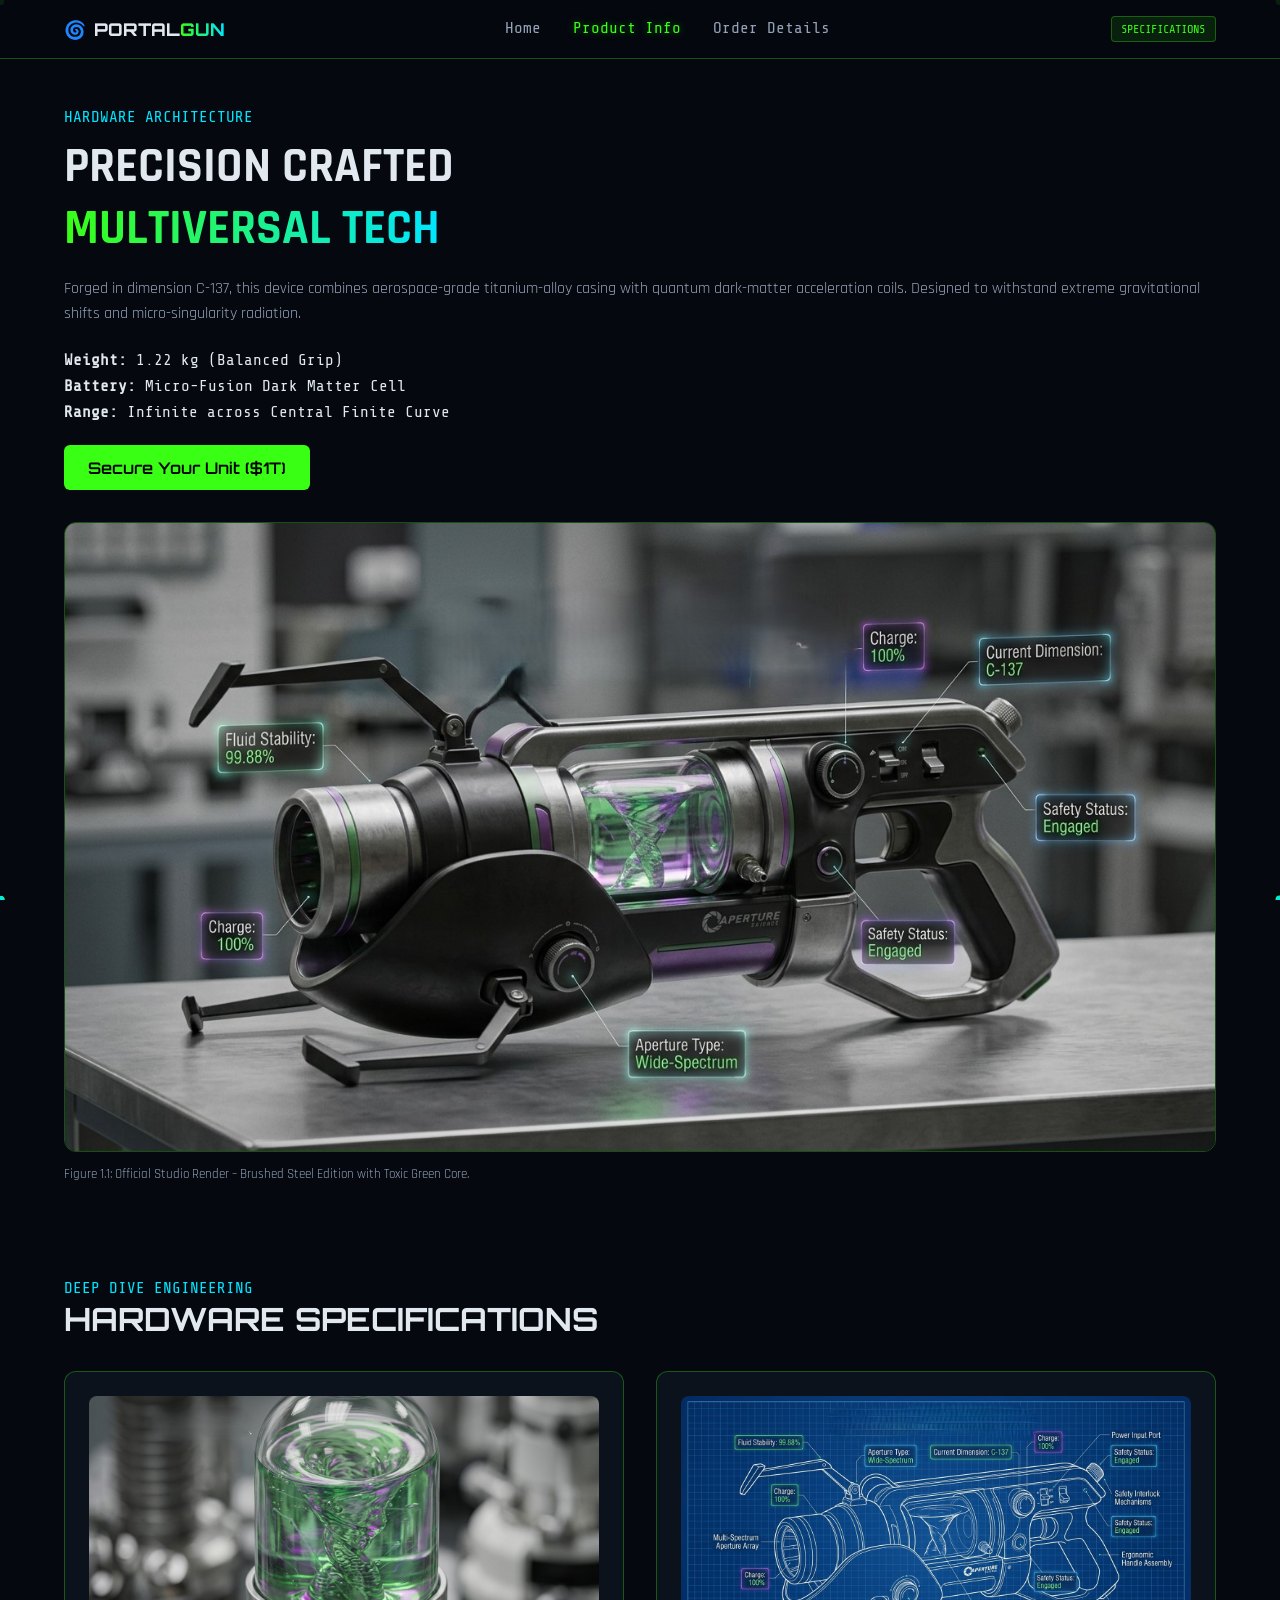
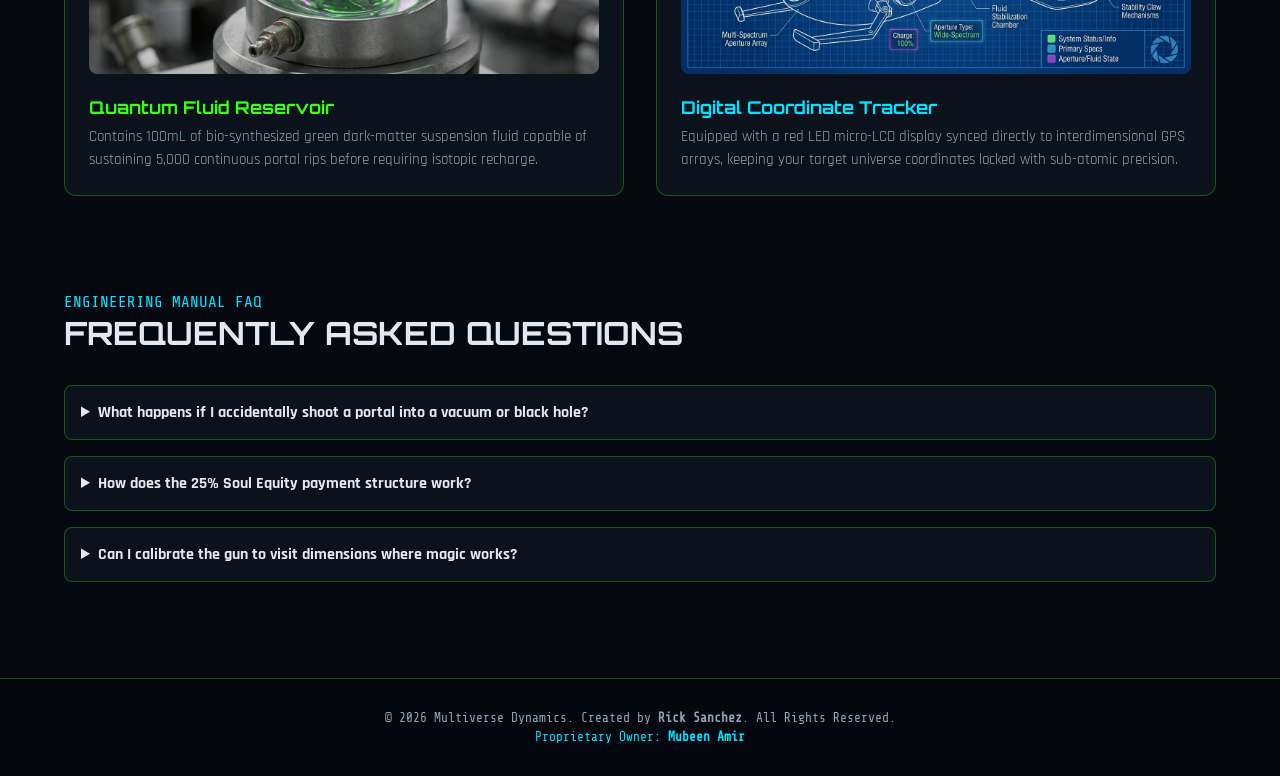
<file: vercel/product.html>
<!DOCTYPE html>
<html lang="en">
<head>
    <meta charset="UTF-8">
    <meta name="viewport" content="width=device-width, initial-scale=1.0">
    <title>C-137 Portal Gun | Product Specifications</title>
    <link rel="stylesheet" href="style.css">
    <link rel="preconnect" href="https://fonts.googleapis.com">
    <link rel="preconnect" href="https://fonts.gstatic.com" crossorigin>
    <link href="https://fonts.googleapis.com/css2?family=Orbitron:wght@400;600;800;900&family=Rajdhani:wght@400;500;600;700&family=Share+Tech+Mono&display=swap" rel="stylesheet">
</head>
<body>

    <!-- PORTAL CANVAS OVERLAY -->
    <canvas id="portal-canvas" aria-hidden="true"></canvas>

    <!-- HEADER / NAVIGATION -->
    <header class="navbar">
        <a href="index.html" class="logo" aria-label="Portal Gun Home">
            <span class="logo-symbol" role="img" aria-label="Portal Icon">🌀</span>
            <span class="logo-text">PORTAL<mark class="highlight">GUN</mark></span>
        </a>
        
        <nav aria-label="Main Navigation">
            <ul class="nav-links">
                <li><a href="index.html">Home</a></li>
                <li><a href="product.html" class="active" aria-current="page">Product Info</a></li>
                <li><a href="order.html">Order Details</a></li>
            </ul>
        </nav>
        
        <aside class="header-badge" aria-label="Device Model">SPECIFICATIONS</aside>
    </header>

    <main>
        <!-- PRODUCT HERO SHOWCASE -->
        <section class="product-hero" aria-labelledby="product-title" style="padding: 3rem 5%;">
            <article class="product-intro">
                <span class="sub-heading" style="color: var(--neon-cyan); font-family: var(--font-mono);">HARDWARE ARCHITECTURE</span>
                <h1 id="product-title" style="font-size: 3rem; margin: 0.5rem 0 1rem 0;">PRECISION CRAFTED <br><span class="gradient-text">MULTIVERSAL TECH</span></h1>
                <p style="color: var(--text-muted); line-height: 1.6; margin-bottom: 1.5rem;">
                    Forged in dimension C-137, this device combines aerospace-grade titanium-alloy casing with quantum dark-matter acceleration coils. Designed to withstand extreme gravitational shifts and micro-singularity radiation.
                </p>

                <ul class="quick-specs-list" style="list-style: none; font-family: var(--font-mono); margin-bottom: 1.5rem; display: flex; flex-direction: column; gap: 0.5rem;">
                    <li><strong>Weight:</strong> 1.22 kg (Balanced Grip)</li>
                    <li><strong>Battery:</strong> Micro-Fusion Dark Matter Cell</li>
                    <li><strong>Range:</strong> Infinite across Central Finite Curve</li>
                </ul>

                <nav class="cta-group" aria-label="Product Actions">
                    <a href="order.html" class="btn btn-primary" style="text-decoration: none; display: inline-block; padding: 0.8rem 1.5rem;">Secure Your Unit ($1T)</a>
                </nav>
            </article>

            <!-- PRODUCT IMAGE FIGURE WITH LOCAL FILE REFERENCES -->
            <figure class="product-media-figure" style="margin-top: 2rem;">
                <img src="../portal-gun-hero.jpg" alt="High-end studio render of the C-137 Portal Gun featuring brushed steel chassis and green fluid container" class="product-showcase-img" style="width: 100%; border-radius: 12px; border: 1px solid var(--border-color);" onerror="this.src='data:image/svg+xml;utf8,<svg xmlns=\'http://www.w3.org/2000/svg\' viewBox=\'0 0 500 400\'><rect width=\'100%\' height=\'100%\' fill=\'%230f172a\'/><text x=\'50%\' y=\'50%\' fill=\'%2339ff14\' font-family=\'monospace\' font-size=\'16\' text-anchor=\'middle\' dominant-baseline=\'middle\'>[PLACEHOLDER: portal-gun-hero.jpg]</text></svg>';">
                <figcaption style="font-size: 0.8rem; color: var(--text-muted); margin-top: 0.5rem;">Figure 1.1: Official Studio Render – Brushed Steel Edition with Toxic Green Core.</figcaption>
            </figure>
        </section>

        <!-- DETAILED TECHNICAL BREAKDOWN SECTION -->
        <section class="specs-section" aria-labelledby="tech-breakdown-heading" style="padding: 3rem 5%;">
            <header class="section-header" style="margin-bottom: 2rem;">
                <span class="sub-heading" style="color: var(--neon-cyan); font-family: var(--font-mono);">DEEP DIVE ENGINEERING</span>
                <h2 id="tech-breakdown-heading" style="font-family: var(--font-heading); font-size: 2rem;">HARDWARE SPECIFICATIONS</h2>
            </header>

            <div class="specs-grid" style="display: grid; grid-template-columns: repeat(auto-fit, minmax(280px, 1fr)); gap: 2rem;">
                <!-- Spec Card 1 -->
                <article class="spec-card" style="background: var(--bg-card); border: 1px solid var(--border-color); padding: 1.5rem; border-radius: 12px;">
                    <figure class="spec-img-wrapper" style="margin-bottom: 1rem;">
                        <img src="../portal-gun-liquid.png" alt="Close up of quantum liquid cylinder" style="width: 100%; border-radius: 8px;" onerror="this.src='data:image/svg+xml;utf8,<svg xmlns=\'http://www.w3.org/2000/svg\' viewBox=\'0 0 300 200\'><rect width=\'100%\' height=\'100%\' fill=\'%230a1120\'/><text x=\'50%\' y=\'50%\' fill=\'%2339ff14\' font-family=\'monospace\' font-size=\'14\' text-anchor=\'middle\' dominant-baseline=\'middle\'>[portal-gun-liquid.png]</text></svg>';">
                    </figure>
                    <h3 style="font-family: var(--font-heading); font-size: 1.1rem; margin-bottom: 0.5rem; color: var(--neon-green);">Quantum Fluid Reservoir</h3>
                    <p style="color: var(--text-muted); font-size: 0.95rem; line-height: 1.5;">Contains 100mL of bio-synthesized green dark-matter suspension fluid capable of sustaining 5,000 continuous portal rips before requiring isotopic recharge.</p>
                </article>

                <!-- Spec Card 2 -->
                <article class="spec-card" style="background: var(--bg-card); border: 1px solid var(--border-color); padding: 1.5rem; border-radius: 12px;">
                    <figure class="spec-img-wrapper" style="margin-bottom: 1rem;">
                        <img src="../portal-gun-schematic.png" alt="Schematic blueprint view" style="width: 100%; border-radius: 8px;" onerror="this.src='data:image/svg+xml;utf8,<svg xmlns=\'http://www.w3.org/2000/svg\' viewBox=\'0 0 300 200\'><rect width=\'100%\' height=\'100%\' fill=\'%230a1120\'/><text x=\'50%\' y=\'50%\' fill=\'%2300e5ff\' font-family=\'monospace\' font-size=\'14\' text-anchor=\'middle\' dominant-baseline=\'middle\'>[portal-gun-schematic.png]</text></svg>';">
                    </figure>
                    <h3 style="font-family: var(--font-heading); font-size: 1.1rem; margin-bottom: 0.5rem; color: var(--neon-cyan);">Digital Coordinate Tracker</h3>
                    <p style="color: var(--text-muted); font-size: 0.95rem; line-height: 1.5;">Equipped with a red LED micro-LCD display synced directly to interdimensional GPS arrays, keeping your target universe coordinates locked with sub-atomic precision.</p>
                </article>
            </div>
        </section>

        <!-- INTERACTIVE FAQ / DEEP DIVE ACCORDIONS -->
        <section class="faq-section" aria-labelledby="faq-heading" style="padding: 3rem 5%;">
            <header class="section-header" style="margin-bottom: 2rem;">
                <span class="sub-heading" style="color: var(--neon-cyan); font-family: var(--font-mono);">ENGINEERING MANUAL FAQ</span>
                <h2 id="faq-heading" style="font-family: var(--font-heading); font-size: 2rem;">FREQUENTLY ASKED QUESTIONS</h2>
            </header>

            <div class="accordion-group" style="display: flex; flex-direction: column; gap: 1rem;">
                <details class="faq-item" style="background: var(--bg-card); border: 1px solid var(--border-color); padding: 1rem; border-radius: 8px;">
                    <summary style="font-weight: bold; cursor: pointer; color: var(--text-main);">What happens if I accidentally shoot a portal into a vacuum or black hole?</summary>
                    <p style="color: var(--text-muted); margin-top: 0.8rem; font-size: 0.95rem; line-height: 1.5;">The device includes an automatic entropy dampener. If an unstable reality signature is detected, the emitter automatically seals the wormhole within 400 milliseconds to protect user cellular integrity.</p>
                </details>

                <details class="faq-item" style="background: var(--bg-card); border: 1px solid var(--border-color); padding: 1rem; border-radius: 8px;">
                    <summary style="font-weight: bold; cursor: pointer; color: var(--text-main);">How does the 25% Soul Equity payment structure work?</summary>
                    <p style="color: var(--text-muted); margin-top: 0.8rem; font-size: 0.95rem; line-height: 1.5;">Upon completing checkout, your interdimensional biometric signature links a minor metaphysical stake of your consciousness to the Multiverse Central Bank. This guarantees you tax-free travel across all realities without impacting your daily free will.</p>
                </details>

                <details class="faq-item" style="background: var(--bg-card); border: 1px solid var(--border-color); padding: 1rem; border-radius: 8px;">
                    <summary style="font-weight: bold; cursor: pointer; color: var(--text-main);">Can I calibrate the gun to visit dimensions where magic works?</summary>
                    <p style="color: var(--text-muted); margin-top: 0.8rem; font-size: 0.95rem; line-height: 1.5;">Yes. By accessing the hidden firmware menu (pressing the trigger 3 times while holding the coordinate dial), you can toggle metaphysical override protocols.</p>
                </details>
            </div>
        </section>
    </main>

    <!-- FOOTER -->
    <footer>
        <p>&copy; 2026 Multiverse Dynamics. Created by <strong>Rick Sanchez</strong>. All Rights Reserved.</p>
        <p class="ownership">Proprietary Owner: <strong>Mubeen Amir</strong></p>
    </footer>

    <script src="../js/script.js"></script>
</body>
</html>
</file>
<file: css/style.css>
/**
 * PORTAL GUN C-137 - MASTER STYLESHEET
 * Created by Rick Sanchez | Proprietary Owner: Mubeen Amir
 */
:root {
    --bg-dark: #05080f;
    --bg-card: rgba(14, 20, 30, 0.85);
    --border-color: rgba(57, 255, 20, 0.3);
    --border-bright: #39ff14;
    
    --neon-green: #39ff14;
    --neon-cyan: #00e5ff;
    --neon-red: #ff2222;
    --text-main: #e2e8f0;
    --text-muted: #94a3b8;

    --font-heading: 'Orbitron', sans-serif;
    --font-body: 'Rajdhani', sans-serif;
    --font-mono: 'Share Tech Mono', monospace;
}

/* FIXED GLOBAL BOX-SIZING SYNTAX */
*, *::before, *::after {
    margin: 0;
    padding: 0;
    box-sizing: border-box;
}

body {
    background-color: var(--bg-dark);
    color: var(--text-main);
    font-family: var(--font-body);
    min-height: 100vh;
    overflow-x: hidden;
    position: relative;
}

#portal-canvas {
    position: fixed;
    top: 0;
    left: 0;
    width: 100vw;
    height: 100vh;
    z-index: -1;
    pointer-events: none;
}

/* NAVBAR */
.navbar {
    display: flex;
    justify-content: space-between;
    align-items: center;
    padding: 1rem 5%;
    background: rgba(5, 8, 15, 0.9);
    border-bottom: 1px solid var(--border-color);
    position: sticky;
    top: 0;
    z-index: 100;
}

.logo {
    display: flex;
    align-items: center;
    gap: 0.5rem;
    font-family: var(--font-heading);
    font-weight: 800;
    color: var(--text-main);
    text-decoration: none;
    font-size: 1.1rem;
}

.logo .highlight {
    background: linear-gradient(90deg, var(--neon-green), var(--neon-cyan));
    -webkit-background-clip: text;
    -webkit-text-fill-color: transparent;
}

.nav-links {
    display: flex;
    list-style: none;
    gap: 2rem;
}

.nav-links a {
    color: var(--text-muted);
    text-decoration: none;
    font-family: var(--font-mono);
    transition: color 0.2s;
}

.nav-links a:hover, .nav-links a.active {
    color: var(--neon-green);
    text-shadow: 0 0 8px rgba(57, 255, 20, 0.4);
}

.header-badge {
    font-family: var(--font-mono);
    font-size: 0.75rem;
    padding: 0.3rem 0.6rem;
    background: rgba(57, 255, 20, 0.1);
    border: 1px solid var(--border-color);
    color: var(--neon-green);
    border-radius: 4px;
}

/* HERO */
.hero {
    display: grid;
    grid-template-columns: repeat(auto-fit, minmax(300px, 1fr));
    gap: 2rem;
    align-items: center;
}

.status-pill {
    font-family: var(--font-mono);
    font-size: 0.8rem;
    color: var(--neon-green);
    margin-bottom: 0.5rem;
    display: flex;
    align-items: center;
    gap: 0.4rem;
}

.pulse-dot {
    width: 8px;
    height: 8px;
    background: var(--neon-green);
    border-radius: 50%;
    box-shadow: 0 0 8px var(--neon-green);
    animation: pulse 1.5s infinite;
}

@keyframes pulse {
    0% { transform: scale(0.95); opacity: 0.8; }
    50% { transform: scale(1.2); opacity: 1; }
    100% { transform: scale(0.95); opacity: 0.8; }
}

.gradient-text {
    background: linear-gradient(90deg, var(--neon-green), var(--neon-cyan));
    -webkit-background-clip: text;
    -webkit-text-fill-color: transparent;
}

.price-container {
    background: var(--bg-card);
    border: 1px solid var(--border-color);
    padding: 1rem;
    border-radius: 8px;
}

.price-tag {
    font-family: var(--font-heading);
    font-size: 1.5rem;
    color: var(--neon-green);
}

.price-alt {
    font-size: 0.85rem;
    color: var(--text-muted);
    font-family: var(--font-mono);
}

.btn {
    padding: 0.8rem 1.2rem;
    font-family: var(--font-heading);
    font-weight: 600;
    border-radius: 6px;
    cursor: pointer;
    transition: all 0.2s;
}

.btn-primary {
    background: var(--neon-green);
    color: #000;
    border: none;
}

.btn-primary:hover {
    box-shadow: 0 0 15px rgba(57, 255, 20, 0.6);
}

.btn-secondary {
    background: transparent;
    color: var(--neon-cyan);
    border: 1px solid var(--neon-cyan);
    text-decoration: none;
    display: inline-block;
}

.btn-secondary:hover {
    background: rgba(0, 229, 255, 0.1);
}

.ownership-banner {
    font-size: 0.85rem;
    color: var(--text-muted);
    font-family: var(--font-mono);
    border-left: 2px solid var(--neon-green);
    padding-left: 0.8rem;
}

.led-screen {
    font-family: var(--font-mono);
    background: #000;
    color: var(--neon-red);
    padding: 0.2rem 0.5rem;
    border-radius: 4px;
    border: 1px solid rgba(255, 34, 34, 0.4);
    box-shadow: inset 0 0 6px rgba(255, 34, 34, 0.5);
}

/* FOOTER */
footer {
    text-align: center;
    padding: 2rem 1rem;
    background: rgba(5, 8, 15, 0.95);
    border-top: 1px solid var(--border-color);
    font-family: var(--font-mono);
    font-size: 0.8rem;
    color: var(--text-muted);
    margin-top: 3rem;
}

footer .ownership {
    margin-top: 0.3rem;
    color: var(--neon-cyan);
}
</file>
<file: vercel/style.css>
/**
 * PORTAL GUN C-137 - MASTER STYLESHEET
 * Created by Rick Sanchez | Proprietary Owner: Mubeen Amir
 */
:root {
    --bg-dark: #05080f;
    --bg-card: rgba(14, 20, 30, 0.85);
    --border-color: rgba(57, 255, 20, 0.3);
    --border-bright: #39ff14;
    
    --neon-green: #39ff14;
    --neon-cyan: #00e5ff;
    --neon-red: #ff2222;
    --text-main: #e2e8f0;
    --text-muted: #94a3b8;

    --font-heading: 'Orbitron', sans-serif;
    --font-body: 'Rajdhani', sans-serif;
    --font-mono: 'Share Tech Mono', monospace;
}

/* FIXED GLOBAL BOX-SIZING SYNTAX */
*, *::before, *::after {
    margin: 0;
    padding: 0;
    box-sizing: border-box;
}

body {
    background-color: var(--bg-dark);
    color: var(--text-main);
    font-family: var(--font-body);
    min-height: 100vh;
    overflow-x: hidden;
    position: relative;
}

#portal-canvas {
    position: fixed;
    top: 0;
    left: 0;
    width: 100vw;
    height: 100vh;
    z-index: -1;
    pointer-events: none;
}

/* NAVBAR */
.navbar {
    display: flex;
    justify-content: space-between;
    align-items: center;
    padding: 1rem 5%;
    background: rgba(5, 8, 15, 0.9);
    border-bottom: 1px solid var(--border-color);
    position: sticky;
    top: 0;
    z-index: 100;
}

.logo {
    display: flex;
    align-items: center;
    gap: 0.5rem;
    font-family: var(--font-heading);
    font-weight: 800;
    color: var(--text-main);
    text-decoration: none;
    font-size: 1.1rem;
}

.logo .highlight {
    background: linear-gradient(90deg, var(--neon-green), var(--neon-cyan));
    -webkit-background-clip: text;
    -webkit-text-fill-color: transparent;
}

.nav-links {
    display: flex;
    list-style: none;
    gap: 2rem;
}

.nav-links a {
    color: var(--text-muted);
    text-decoration: none;
    font-family: var(--font-mono);
    transition: color 0.2s;
}

.nav-links a:hover, .nav-links a.active {
    color: var(--neon-green);
    text-shadow: 0 0 8px rgba(57, 255, 20, 0.4);
}

.header-badge {
    font-family: var(--font-mono);
    font-size: 0.75rem;
    padding: 0.3rem 0.6rem;
    background: rgba(57, 255, 20, 0.1);
    border: 1px solid var(--border-color);
    color: var(--neon-green);
    border-radius: 4px;
}

/* HERO */
.hero {
    display: grid;
    grid-template-columns: repeat(auto-fit, minmax(300px, 1fr));
    gap: 2rem;
    align-items: center;
}

.status-pill {
    font-family: var(--font-mono);
    font-size: 0.8rem;
    color: var(--neon-green);
    margin-bottom: 0.5rem;
    display: flex;
    align-items: center;
    gap: 0.4rem;
}

.pulse-dot {
    width: 8px;
    height: 8px;
    background: var(--neon-green);
    border-radius: 50%;
    box-shadow: 0 0 8px var(--neon-green);
    animation: pulse 1.5s infinite;
}

@keyframes pulse {
    0% { transform: scale(0.95); opacity: 0.8; }
    50% { transform: scale(1.2); opacity: 1; }
    100% { transform: scale(0.95); opacity: 0.8; }
}

.gradient-text {
    background: linear-gradient(90deg, var(--neon-green), var(--neon-cyan));
    -webkit-background-clip: text;
    -webkit-text-fill-color: transparent;
}

.price-container {
    background: var(--bg-card);
    border: 1px solid var(--border-color);
    padding: 1rem;
    border-radius: 8px;
}

.price-tag {
    font-family: var(--font-heading);
    font-size: 1.5rem;
    color: var(--neon-green);
}

.price-alt {
    font-size: 0.85rem;
    color: var(--text-muted);
    font-family: var(--font-mono);
}

.btn {
    padding: 0.8rem 1.2rem;
    font-family: var(--font-heading);
    font-weight: 600;
    border-radius: 6px;
    cursor: pointer;
    transition: all 0.2s;
}

.btn-primary {
    background: var(--neon-green);
    color: #000;
    border: none;
}

.btn-primary:hover {
    box-shadow: 0 0 15px rgba(57, 255, 20, 0.6);
}

.btn-secondary {
    background: transparent;
    color: var(--neon-cyan);
    border: 1px solid var(--neon-cyan);
    text-decoration: none;
    display: inline-block;
}

.btn-secondary:hover {
    background: rgba(0, 229, 255, 0.1);
}

.ownership-banner {
    font-size: 0.85rem;
    color: var(--text-muted);
    font-family: var(--font-mono);
    border-left: 2px solid var(--neon-green);
    padding-left: 0.8rem;
}

.led-screen {
    font-family: var(--font-mono);
    background: #000;
    color: var(--neon-red);
    padding: 0.2rem 0.5rem;
    border-radius: 4px;
    border: 1px solid rgba(255, 34, 34, 0.4);
    box-shadow: inset 0 0 6px rgba(255, 34, 34, 0.5);
}

/* FOOTER */
footer {
    text-align: center;
    padding: 2rem 1rem;
    background: rgba(5, 8, 15, 0.95);
    border-top: 1px solid var(--border-color);
    font-family: var(--font-mono);
    font-size: 0.8rem;
    color: var(--text-muted);
    margin-top: 3rem;
}

footer .ownership {
    margin-top: 0.3rem;
    color: var(--neon-cyan);
}
</file>
